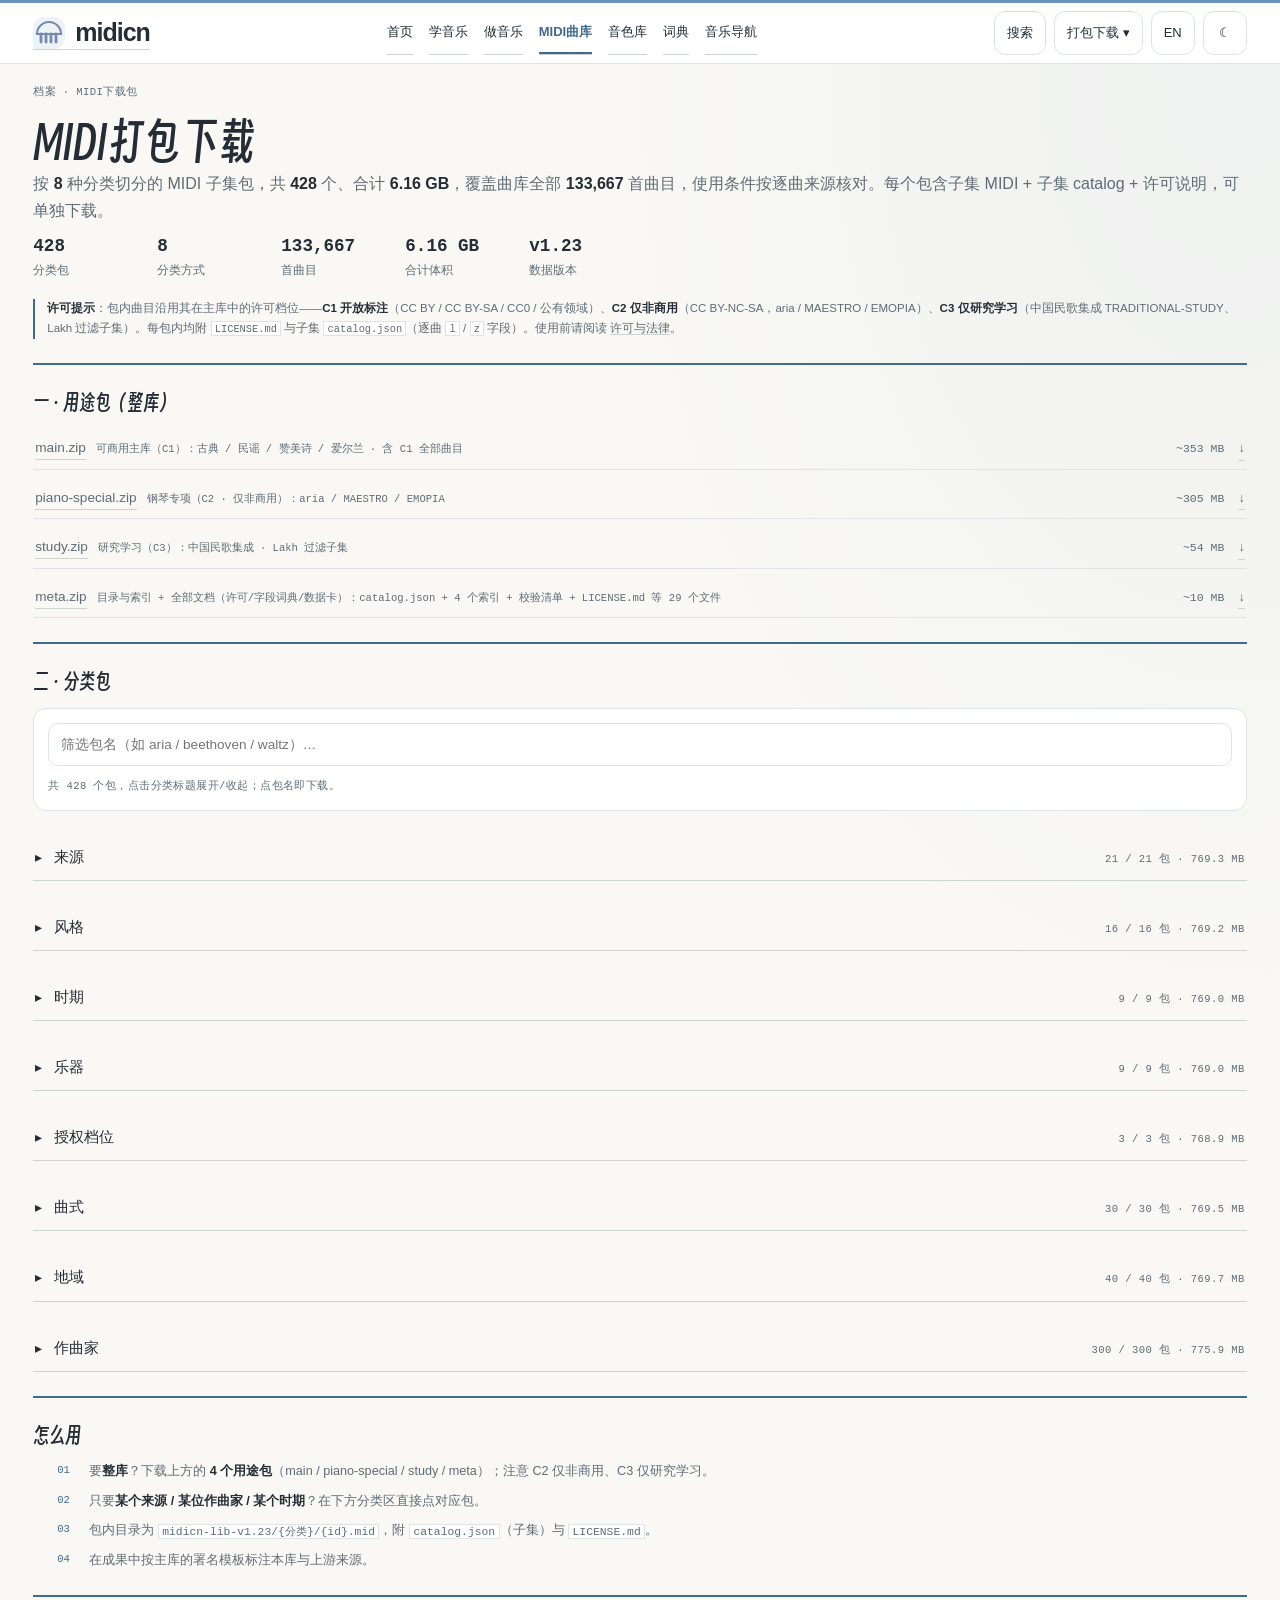
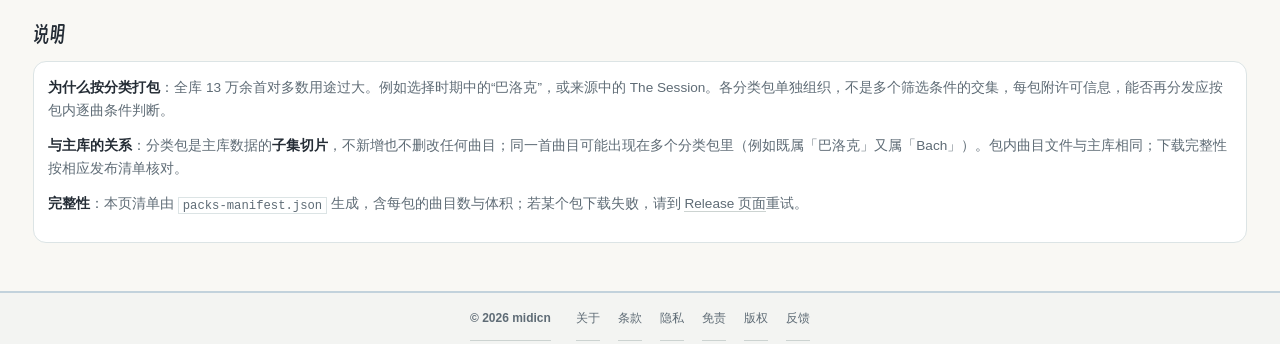
<file: index.html>
<!doctype html>
<html lang="zh-Hans" data-site="zip" data-lang="zh" data-design="v6" data-ui="clean" data-page="download" style="--site-accent:#6995bd;--site-text:#416a91">
<head><meta charset="utf-8"><meta name="viewport" content="width=device-width,initial-scale=1,viewport-fit=cover">
<title>MIDI打包下载 · 按用途与分类选择｜midicn</title><meta name="description" content="按来源、作曲家、时期、风格等选择MIDI下载包，核对包内曲目、文件和逐项使用条件。"><meta name="robots" content="index,follow,max-image-preview:large">
<link rel="canonical" href="https://zip.midicn.com/">
<meta property="og:title" content="MIDI打包下载 · 按用途与分类选择｜midicn"><meta property="og:description" content="按来源、作曲家、时期、风格等选择MIDI下载包，核对包内曲目、文件和逐项使用条件。"><meta property="og:type" content="website"><meta property="og:url" content="https://zip.midicn.com/"><meta property="og:site_name" content="midicn · 打包下载"><meta property="og:locale" content="zh_CN"><meta property="og:image" content="https://zip.midicn.com/assets/social/share.e4a487602b74.png"><meta name="twitter:card" content="summary_large_image">
<meta property="og:image:width" content="1200"><meta property="og:image:height" content="630"><meta property="og:image:alt" content="midicn · 打包下载"><meta name="twitter:title" content="MIDI打包下载 · 按用途与分类选择｜midicn"><meta name="twitter:description" content="按来源、作曲家、时期、风格等选择MIDI下载包，核对包内曲目、文件和逐项使用条件。"><meta name="twitter:image" content="https://zip.midicn.com/assets/social/share.e4a487602b74.png">
<link rel="alternate" type="text/plain" title="midicn discovery index" href="https://zip.midicn.com/llms.txt">
<meta name="theme-color" content="#6995bd"><link rel="manifest" href="manifest.json"><link rel="apple-touch-icon" href="assets/core/icons/icon-192.png"><link rel="icon" href="favicon.ico" sizes="16x16 32x32 48x48"><link rel="icon" href="favicon.svg" type="image/svg+xml" sizes="any">
<script>(()=>{try{const a=document.cookie.split(';').map(x=>x.trim()).filter(x=>x.startsWith('midicn-theme=')).pop();const v=a?a.split('=')[1]:localStorage.getItem('midicn-theme');if(v==='light'||v==='dark')document.documentElement.dataset.theme=v}catch{}})();</script><link rel="preload" as="font" type="font/woff2" href="assets/fonts/p.c93c035634.078877ec7039.woff2" crossorigin><style>@font-face{font-family:"Smiley Sans";src:url("assets/fonts/p.c93c035634.078877ec7039.woff2") format("woff2");font-display:swap}</style><link rel="stylesheet" href="assets/ui/base.5c5114daea61.css"><link rel="stylesheet" href="assets/ui/zip-index.702d8402fb73.css"><script type="application/ld+json">{"@context":"https://schema.org","@graph":[{"@type":"Organization","@id":"https://midicn.com/#organization","name":"midicn","alternateName":["MIDI音乐","MIDI Music","中国MIDI音乐"],"url":"https://midicn.com/","logo":{"@type":"ImageObject","url":"https://midicn.com/assets/core/icons/icon-512.png"}},{"@type":"WebSite","@id":"https://zip.midicn.com/#website","url":"https://zip.midicn.com/","name":"打包下载 · midicn","alternateName":["Packs","midicn · 打包下载"],"publisher":{"@id":"https://midicn.com/#organization"},"inLanguage":"zh-Hans"},{"@type":"WebPage","@id":"https://zip.midicn.com/#webpage","url":"https://zip.midicn.com/","name":"MIDI打包下载 · 按用途与分类选择｜midicn","description":"按来源、作曲家、时期、风格等选择MIDI下载包，核对包内曲目、文件和逐项使用条件。","inLanguage":"zh-Hans","isPartOf":{"@id":"https://zip.midicn.com/#website"},"publisher":{"@id":"https://midicn.com/#organization"}}]}</script></head>
<body><a class="skip-link" href="#main" data-zh="跳至正文" data-en="Skip to content">跳至正文</a>
<header class="site-header">
<a class="site-brand" href="https://midicn.com/" data-zh-href="https://midicn.com/" data-en-href="https://midicn.com/en/" data-zh-label="midicn" data-en-label="midicn" aria-label="midicn"><span class="jf-stack"><svg viewBox="0 0 32 32" width="32" height="32" class="jf jf-idle" aria-hidden="true"><path d="M4 17A12 12 0 0 1 28 17Z" fill="none" stroke="var(--accent)" stroke-width="2.1"/><path d="M8 17V25.0" stroke="var(--accent)" stroke-width="2.8" stroke-linecap="round" fill="none"/><path d="M13 17V25.0" stroke="var(--accent)" stroke-width="2.8" stroke-linecap="round" fill="none"/><path d="M18 17V25.0" stroke="var(--accent)" stroke-width="2.8" stroke-linecap="round" fill="none"/><path d="M23 17V25.0" stroke="var(--accent)" stroke-width="2.8" stroke-linecap="round" fill="none"/></svg></span><b data-zh="midicn" data-en="midicn">midicn</b></a>
<nav class="site-task-nav" data-zh-label="全站导航" data-en-label="Main navigation" aria-label="全站导航"><a href="https://midicn.com/" data-zh="首页" data-en="Home" data-zh-href="https://midicn.com/" data-en-href="https://midicn.com/en/">首页</a><a href="https://midicn.com/learn/" data-zh-href="https://midicn.com/learn/" data-en-href="https://midicn.com/en/learn/" data-zh="学音乐" data-en="Learn">学音乐</a><a href="https://midicn.com/make/" data-zh-href="https://midicn.com/make/" data-en-href="https://midicn.com/en/make/" data-zh="做音乐" data-en="Create">做音乐</a><a href="https://lib.midicn.com/" data-zh="MIDI曲库" data-en="MIDI" data-zh-href="https://lib.midicn.com/" data-en-href="https://lib.midicn.com/" aria-current="page">MIDI曲库</a><a href="https://sf.midicn.com/" data-zh="音色库" data-en="SoundFonts" data-zh-href="https://sf.midicn.com/" data-en-href="https://sf.midicn.com/">音色库</a><a href="https://gloss.midicn.com/" data-zh="词典" data-en="Glossary" data-zh-href="https://gloss.midicn.com/" data-en-href="https://gloss.midicn.com/en/">词典</a><a data-directory-group="directory" href="https://nav.midicn.com/" data-zh="音乐导航" data-en="Directory" data-zh-href="https://nav.midicn.com/" data-en-href="https://nav.midicn.com/">音乐导航</a></nav>
<div class="site-actions"><a class="site-search" href="https://midicn.com/search/" data-zh-href="https://midicn.com/search/" data-en-href="https://midicn.com/en/search/" data-zh="搜索" data-en="Search">搜索</a>
<div class="site-switcher"><button id="navmenu-btn" type="button" aria-expanded="false" aria-controls="navmenu-panel" data-zh="打包下载 ▾" data-en="Packs ▾" data-zh-label="切换分站" data-en-label="Choose a site" aria-label="切换分站">打包下载 ▾</button><nav id="navmenu-panel" class="site-menu" hidden aria-label="全部分站"><a href="https://midicn.com/" data-zh="首页" data-en="Home" data-zh-href="https://midicn.com/" data-en-href="https://midicn.com/en/"><span class="site-dot" style="--dot:#d9795c" aria-hidden="true"></span><span data-label>首页</span></a><a href="https://nav.midicn.com/" data-zh="音乐导航" data-en="Directory" data-zh-href="https://nav.midicn.com/" data-en-href="https://nav.midicn.com/"><span class="site-dot" style="--dot:#5caaa0" aria-hidden="true"></span><span data-label>音乐导航</span></a><a href="https://ai.midicn.com/" data-zh="AI做音乐" data-en="AI Music" data-zh-href="https://ai.midicn.com/" data-en-href="https://ai.midicn.com/en/"><span class="site-dot" style="--dot:#cb7993" aria-hidden="true"></span><span data-label>AI做音乐</span></a><a href="https://prod.midicn.com/" data-zh="音频" data-en="Audio" data-zh-href="https://prod.midicn.com/" data-en-href="https://prod.midicn.com/en/"><span class="site-dot" style="--dot:#61a9b2" aria-hidden="true"></span><span data-label>音频</span></a><a href="https://hist.midicn.com/" data-zh="音乐史" data-en="Music History" data-zh-href="https://hist.midicn.com/" data-en-href="https://hist.midicn.com/en/"><span class="site-dot" style="--dot:#c49a51" aria-hidden="true"></span><span data-label>音乐史</span></a><a href="https://theo.midicn.com/" data-zh="乐理" data-en="Theory" data-zh-href="https://theo.midicn.com/" data-en-href="https://theo.midicn.com/en/"><span class="site-dot" style="--dot:#9381c6" aria-hidden="true"></span><span data-label>乐理</span></a><a href="https://inst.midicn.com/" data-zh="乐器" data-en="Instruments" data-zh-href="https://inst.midicn.com/" data-en-href="https://inst.midicn.com/en/"><span class="site-dot" style="--dot:#7b9d68" aria-hidden="true"></span><span data-label>乐器</span></a><a href="https://gloss.midicn.com/" data-zh="词典" data-en="Dictionary" data-zh-href="https://gloss.midicn.com/" data-en-href="https://gloss.midicn.com/en/"><span class="site-dot" style="--dot:#a484ae" aria-hidden="true"></span><span data-label>词典</span></a><a href="https://lib.midicn.com/" data-zh="MIDI曲库" data-en="MIDI Library" data-zh-href="https://lib.midicn.com/" data-en-href="https://lib.midicn.com/"><span class="site-dot" style="--dot:#c28a55" aria-hidden="true"></span><span data-label>MIDI曲库</span></a><a href="https://midi.midicn.com/" data-zh="MIDI下载" data-en="MIDI Downloads" data-zh-href="https://midi.midicn.com/" data-en-href="https://midi.midicn.com/"><span class="site-dot" style="--dot:#5ca69c" aria-hidden="true"></span><span data-label>MIDI下载</span></a><a href="https://zip.midicn.com/" data-zh="打包下载" data-en="Packs" data-zh-href="https://zip.midicn.com/" data-en-href="https://zip.midicn.com/" aria-current="page"><span class="site-dot" style="--dot:#6995bd" aria-hidden="true"></span><span data-label>打包下载</span></a><a href="https://sf.midicn.com/" data-zh="音色库" data-en="SoundFonts" data-zh-href="https://sf.midicn.com/" data-en-href="https://sf.midicn.com/"><span class="site-dot" style="--dot:#818aca" aria-hidden="true"></span><span data-label>音色库</span></a></nav></div>
<button id="lang" type="button" data-zh-label="切换语言" data-en-label="Switch language" aria-label="切换语言">EN</button><button id="theme" type="button" aria-label="切换明暗">☾</button></div></header><main id="main" class="doc wide" tabindex="-1">
  <p class="meta" data-zh="档案 · MIDI下载包" data-en="ARCHIVE · MIDI PACKS">档案 · MIDI下载包</p>
  <h1 data-zh="MIDI打包下载" data-en="MIDI pack downloads">MIDI打包下载</h1>
  <p class="lede" id="lede"></p>
  <div class="stat" id="stat"></div>

  <div class="note" id="tierNote"></div>

  <!-- 用途包（4 个）：整库按用途打包，入口也在本站（用户决定：包入口统一归 zip 站） -->
  <div class="stitle"><h2 data-zh="一 · 用途包（整库）" data-en="1 · Usage packs (whole library)">一 · 用途包（整库）</h2></div>
  <ul class="plist" id="usagePacks"></ul>

  <div class="stitle"><h2 data-zh="二 · 分类包" data-en="2 · Category packs">二 · 分类包</h2></div>

  <div class="panel filterbox" style="margin:var(--s3) 0 var(--s5)">
    <div class="panel-bd">
      <input id="q" type="search" autocomplete="off"
             data-ph-zh="筛选包名（如 aria / beethoven / waltz）…"
             data-ph-en="Filter pack names (e.g. aria / beethoven / waltz)…"
             placeholder="筛选包名…">
      <p class="meta" id="hint" style="margin:var(--s3) 0 0"></p>
    </div>
  </div>

  <div id="dims"></div>

  <div class="stitle"><h2 data-zh="怎么用" data-en="How to use">怎么用</h2></div>
  <ol class="steps" id="steps"></ol>

  <div class="stitle"><h2 data-zh="说明" data-en="Notes">说明</h2></div>
  <div class="panel"><div class="panel-bd" id="about"></div></div>
</main><p id="midicn-status" role="status" aria-live="polite"></p>
<nav class="site-bottom-nav" aria-label="Mobile navigation"><a href="https://midicn.com/" data-zh="首页" data-en="Home" data-zh-href="https://midicn.com/" data-en-href="https://midicn.com/en/">首页</a><a href="https://midicn.com/learn/" data-zh-href="https://midicn.com/learn/" data-en-href="https://midicn.com/en/learn/" data-zh="学习" data-en="Learn">学习</a><a href="https://midicn.com/make/" data-zh-href="https://midicn.com/make/" data-en-href="https://midicn.com/en/make/" data-zh="制作" data-en="Make">制作</a><a href="https://lib.midicn.com/" data-zh="MIDI库" data-en="MIDI" data-zh-href="https://lib.midicn.com/" data-en-href="https://lib.midicn.com/" aria-current="page">MIDI库</a><a href="https://sf.midicn.com/" data-zh="音色库" data-en="Sounds" data-zh-href="https://sf.midicn.com/" data-en-href="https://sf.midicn.com/">音色库</a><a href="https://nav.midicn.com/" data-zh="导航" data-en="Nav" data-zh-href="https://nav.midicn.com/" data-en-href="https://nav.midicn.com/">导航</a></nav><footer class="site-footer"><div class="footer-ad" data-footer-ad hidden><span class="footer-ad-label" data-zh="广告" data-en="Advertisement">广告</span>
<ins class="adsbygoogle" style="display:block" data-ad-client="ca-pub-0088997035636558" data-ad-slot="1813332933" data-ad-format="auto" data-full-width-responsive="true"></ins></div><div class="footer-line" data-locale="zh"><a class="footer-brand" href="https://midicn.com/">© 2026 midicn</a><nav aria-label="法律声明"><a class="footer-secondary" href="https://midicn.com/about/">关于</a><a href="https://midicn.com/legal/data/terms/">条款</a><a href="https://midicn.com/legal/privacy/">隐私</a><a href="https://midicn.com/legal/data/disclaimer/">免责</a><a href="https://midicn.com/legal/data/copyright/">版权</a><a class="footer-feedback" data-feedback href="https://github.com/midicn/midi-library/issues" rel="noopener">反馈</a></nav></div><div class="footer-line" data-locale="en" hidden><a class="footer-brand" href="https://midicn.com/en/">© 2026 midicn</a><nav aria-label="Legal"><a class="footer-secondary" href="https://midicn.com/en/about/">About</a><a href="https://midicn.com/en/legal/data/terms/">Terms</a><a href="https://midicn.com/en/legal/privacy/">Privacy</a><a href="https://midicn.com/en/legal/data/disclaimer/">Notice</a><a href="https://midicn.com/en/legal/data/copyright/">Rights</a><a class="footer-feedback" data-feedback href="https://github.com/midicn/midi-library/issues" rel="noopener">Feedback</a></nav></div><div class="page-metadata" hidden aria-hidden="true"><p id="footNote"></p><p id="footLic"></p><p id="footLegal"></p></div><noscript><nav class="no-script-sites" aria-label="All sites"><a href="https://nav.midicn.com/" data-zh="音乐导航" data-en="Directory" data-zh-href="https://nav.midicn.com/" data-en-href="https://nav.midicn.com/">音乐导航</a><a href="https://lib.midicn.com/" data-zh="MIDI曲库" data-en="MIDI Library" data-zh-href="https://lib.midicn.com/" data-en-href="https://lib.midicn.com/">MIDI曲库</a><a href="https://midi.midicn.com/" data-zh="MIDI下载" data-en="MIDI Downloads" data-zh-href="https://midi.midicn.com/" data-en-href="https://midi.midicn.com/">MIDI下载</a><a href="https://zip.midicn.com/" data-zh="打包下载" data-en="Packs" data-zh-href="https://zip.midicn.com/" data-en-href="https://zip.midicn.com/">打包下载</a><a href="https://sf.midicn.com/" data-zh="音色库" data-en="SoundFonts" data-zh-href="https://sf.midicn.com/" data-en-href="https://sf.midicn.com/">音色库</a><a href="https://midicn.com/" data-zh="首页" data-en="Home" data-zh-href="https://midicn.com/" data-en-href="https://midicn.com/en/">首页</a><a href="https://gloss.midicn.com/" data-zh="词典" data-en="Dictionary" data-zh-href="https://gloss.midicn.com/" data-en-href="https://gloss.midicn.com/en/">词典</a><a href="https://hist.midicn.com/" data-zh="音乐史" data-en="Music History" data-zh-href="https://hist.midicn.com/" data-en-href="https://hist.midicn.com/en/">音乐史</a><a href="https://theo.midicn.com/" data-zh="乐理" data-en="Theory" data-zh-href="https://theo.midicn.com/" data-en-href="https://theo.midicn.com/en/">乐理</a><a href="https://inst.midicn.com/" data-zh="乐器" data-en="Instruments" data-zh-href="https://inst.midicn.com/" data-en-href="https://inst.midicn.com/en/">乐器</a><a href="https://prod.midicn.com/" data-zh="音频" data-en="Audio" data-zh-href="https://prod.midicn.com/" data-en-href="https://prod.midicn.com/en/">音频</a><a href="https://ai.midicn.com/" data-zh="AI做音乐" data-en="AI Music" data-zh-href="https://ai.midicn.com/" data-en-href="https://ai.midicn.com/en/">AI做音乐</a></nav></noscript></footer>
<script type="application/json" id="midicn-config">{"site":"zip","core":"1.8.1","locale":"zh","localeMode":"inline","serviceWorker":"sw.js","midiLocator":"data/midi-locator.json","midiOrigins":["https://midi.midicn.com","https://zip.midicn.com","https://lib.midicn.com"],"advertising":{"enabled":true,"client":"ca-pub-0088997035636558","slot":"1813332933","host":"zip.midicn.com"}}</script><script defer src="assets/ui/runtime.8b77506dbcb6.js"></script><script defer src="assets/ui/zip-index.22cb53cfe01f.js"></script></body></html>
</file>
<file: assets/ui/base.5c5114daea61.css>
@layer reset,tokens,base,components,layouts,utilities;@layer base{:root{color-scheme:light dark;--ink:#0B0B0C;--ink:light-dark(#F7F4EE,#0B0B0C);--ink-2:#111113;--ink-2:light-dark(#FFFFFF,#111113);--ink-3:#17171A;--ink-3:light-dark(#F1EDE5,#17171A);--ink-4:#0E0E10;--ink-4:light-dark(#FAF8F4,#0E0E10);--rule:#242427;--rule:light-dark(#D9D3C7,#242427);--rule-2:#343439;--rule-2:light-dark(#BDB5A5,#343439);--paper:#F2EEE6;--paper:light-dark(#16161A,#F2EEE6);--paper-2:#A9A49B;--paper-2:light-dark(#5A564E,#A9A49B);--paper-3:#6E6A64;--paper-3:light-dark(#6E6A64,#807B72);--vermilion:#CE4A32;--vermilion:light-dark(#A93A24,#CE4A32);--gold:#C9A227;--gold:light-dark(#8A6F10,#C9A227);--jade:#5E9E7E;--jade:light-dark(#2F6B50,#5E9E7E);--slate:#7A8AA3;--slate:light-dark(#4C5A70,#7A8AA3);--ok:light-dark(#1B7A4C,#58D48A);--study:light-dark(#1F5FA8,#5A9BD8);--doubt:light-dark(#9A6213,#E8A33D);--warn:light-dark(#C0452A,#FF7A5C);--stop:light-dark(#B32E2E,#E45A5A);--vermilion-soft:rgba(206,74,50,.14);--vermilion-soft:light-dark(rgba(169,58,36,.1),rgba(206,74,50,.14));--vermilion-line:rgba(206,74,50,.45);--vermilion-line:light-dark(rgba(169,58,36,.4),rgba(206,74,50,.45));--gold-soft:rgba(201,162,39,.14);--gold-soft:light-dark(rgba(138,111,16,.1),rgba(201,162,39,.14));--jade-soft:rgba(94,158,126,.14);--jade-soft:light-dark(rgba(47,107,80,.1),rgba(94,158,126,.14));--accent-h:18;--accent-c:.16;--accent:oklch(.58 var(--accent-c) var(--accent-h));--accent:light-dark(oklch(.58 var(--accent-c,.16) var(--accent-h)),oklch(.8 var(--accent-c,.15) var(--accent-h)));--accent-soft:oklch(.58 var(--accent-c,.16) var(--accent-h) / .14);--accent-soft:light-dark(oklch(.58 var(--accent-c,.16) var(--accent-h) / .12),oklch(.8 var(--accent-c,.15) var(--accent-h) / .16));--on-accent:light-dark(#FFF8F4,#1A0A06);--n0:light-dark(#FBF8F1,#08080B);--n1:light-dark(#FFFFFF,#12121A);--n2:light-dark(#F4F0E6,#1A1A25);--n3:light-dark(#E4DECF,#242432);--n4:light-dark(#CFC7B2,#32323F);--n5:light-dark(#B3AA93,#4A4A5A);--n6:light-dark(#8F8875,#6C6C80);--n7:light-dark(#6E6857,#8E8EA3);--n8:light-dark(#524D3F,#B4B4C6);--n9:light-dark(#38342A,#D6D6E2);--n10:light-dark(#211E17,#EFEFE8);--n11:light-dark(#12100B,#F7F6F1);--serif:"Songti SC","Source Han Serif SC","Noto Serif SC",Georgia,"Times New Roman",serif;--sans:-apple-system,BlinkMacSystemFont,"Segoe UI","PingFang SC","Hiragino Sans GB","Microsoft YaHei",Roboto,sans-serif;--mono:ui-monospace,SFMono-Regular,"SF Mono",Menlo,Consolas,monospace;--fs-10:clamp(10px,.62rem,11px);--fs-11:clamp(10.5px,.66rem,11.5px);--fs-12:clamp(11.5px,.72rem,12.5px);--fs-13:clamp(12.5px,.79rem,13.5px);--fs-14:clamp(13.5px,.85rem,14.5px);--fs-16:clamp(15px,.95rem,16.5px);--fs-20:clamp(17px,1.1rem,20px);--fs-26:clamp(20px,1.6vw,26px);--fs-34:clamp(24px,2.6vw,34px);--fs-38:clamp(28px,3.2vw,38px);--fs-46:clamp(28px,4vw,46px);--lh-tight:1.2;--lh-body:1.68;--s1:4px;--s2:8px;--s3:12px;--s4:16px;--s5:24px;--s6:32px;--s7:48px;--s8:64px;--r-1:8px;--r-2:16px;--r-3:26px;--r-full:999px;--r:var(--r-1);--r-lg:var(--r-2);--shadow-1:0 1px 0 light-dark(rgba(90,70,30,.1),rgba(0,0,0,.35)),0 10px 24px -16px oklch(.6 .1 var(--accent-h) / .45);--shadow-2:0 2px 0 light-dark(rgba(90,70,30,.08),rgba(0,0,0,.3)),0 20px 44px -22px oklch(.6 .12 var(--accent-h) / .55);--wrap:min(92vw,1560px);--wrap-wide:var(--wrap);--wrap-read:var(--wrap);--gutter:clamp(var(--s4),2.5vw,var(--s6));--z-hdr:20;--z-play:30;--z-pop:40;--hdr:56px;--play:68px;--tap:44px;--sa-t:env(safe-area-inset-top,0px);--sa-b:env(safe-area-inset-bottom,0px);--sa-l:env(safe-area-inset-left,0px);--sa-r:env(safe-area-inset-right,0px);--t:.15s linear}:root[data-theme=light]{color-scheme:light}:root[data-theme=dark]{color-scheme:dark}@media(prefers-reduced-motion:reduce){:root{--t:.01s}}.jf-t1{stroke:var(--jf-1)}.jf-t2{stroke:var(--jf-2)}.jf-t3{stroke:var(--jf-3)}.jf-t4{stroke:var(--jf-4)}.jf-w1{stroke:var(--jf-1)}.jf-w4{stroke:var(--jf-4)}.jf-dome{fill:var(--jf-dome)}.jf-dome-n{fill:color-mix(in oklab,var(--jf-dome) 22%,var(--n6))}.jf-dome-d{fill:color-mix(in oklab,var(--jf-dome) 12%,var(--n4))}.jf-mute{stroke:color-mix(in oklab,var(--jf-dome) 45%,var(--n6))}.jf-n{stroke:var(--n6)}.jf-n4{stroke:var(--n4)}.jf-doubt{stroke:var(--doubt)}.jf-dim{stroke:var(--jf-dome);stroke-opacity:.55}.jf-stack{display:inline-flex;position:relative;line-height:0;flex:none}.jf-stack .jf{display:none}.jf-stack .jf-idle{display:block}.jf-stack .jf-playing,.jf-stack .jf-loading,.jf-stack .jf-done,.jf-stack .jf-hint{position:absolute;top:0;left:0}:root[data-jf=playing] .jf-stack .jf-idle{visibility:hidden}:root[data-jf=playing] .jf-stack .jf-playing{display:block}:root[data-jf=loading] .jf-stack .jf-idle{visibility:hidden}:root[data-jf=loading] .jf-stack .jf-loading{display:block}:root[data-jf=hint] .jf-stack .jf-idle{visibility:hidden}:root[data-jf=hint] .jf-stack .jf-hint{display:block}:root[data-jf=done] .jf-stack .jf-idle{visibility:hidden}:root[data-jf=done] .jf-stack .jf-done{display:block}@media(prefers-reduced-motion:no-preference){:root[data-jf=playing] .jf-stack .jf-playing path:nth-of-type(odd){animation:jf-swim 1.6s ease-in-out infinite alternate}@keyframes jf-swim{0%{transform:translateY(-.6px)}to{transform:translateY(.6px)}}}*{box-sizing:border-box;margin:0;padding:0}html{-webkit-text-size-adjust:100%;scroll-behavior:smooth}body{background:var(--ink);color:var(--paper);font-family:var(--sans);font-size:var(--fs-14);line-height:var(--lh-body);-webkit-font-smoothing:antialiased;overflow-x:visible}a{color:inherit;text-decoration:none;border-bottom:1px solid var(--rule-2);transition:border-color var(--t),color var(--t)}a:hover{border-bottom-color:var(--vermilion);color:var(--vermilion)}button,input,select{font:inherit;color:inherit}button{background:none;border:0;cursor:pointer}:focus-visible{outline:2px solid var(--vermilion);outline-offset:2px}img,svg{display:block;max-width:100%}::selection{background:var(--vermilion);color:#fff}code,kbd{font-family:var(--mono);font-size:.9em;background:var(--ink-4);border:1px solid var(--rule);padding:.05em .3em}pre{background:var(--ink-4);border:1px solid var(--rule);padding:var(--s4);overflow-x:auto;font-family:var(--mono);font-size:var(--fs-12);line-height:1.8;margin:var(--s3) 0 var(--s5)}pre code{background:none;border:0;padding:0}h1,h2,h3{font-family:var(--serif);font-weight:600;letter-spacing:.01em;line-height:var(--lh-tight)}h1{font-size:var(--fs-34)}h2{font-size:var(--fs-26)}h3{font-size:var(--fs-16);font-family:var(--sans);font-weight:650;letter-spacing:0}p{color:var(--paper-2);margin-bottom:var(--s3)}strong,b{color:var(--paper);font-weight:650}.lede{font-family:var(--serif);font-size:var(--fs-16);line-height:1.78;color:var(--paper);max-width:100%}.lede em{font-style:normal;color:var(--vermilion)}.meta{font-family:var(--mono);font-size:var(--fs-11);color:var(--paper-3);letter-spacing:.04em}.num{font-family:var(--mono);font-variant-numeric:tabular-nums}.stitle{display:flex;align-items:baseline;gap:var(--s3);flex-wrap:wrap;padding-top:var(--s2);border-top:2px solid var(--vermilion);margin:var(--s5) 0 var(--s3)}.stitle h2{margin:0}.stitle .spacer{margin-left:auto}h1,h2,h3,p,.lede{text-wrap:wrap}.lede{max-width:100%}.nav a,.btn,.axis,.langbtn,.dlchip,.dlmore,.tag,.lic{white-space:nowrap}.nav{flex-wrap:wrap;row-gap:var(--s2)}@media(max-width:1023px){.hbar{flex-wrap:wrap;height:auto;min-height:52px;padding-top:var(--s2);padding-bottom:var(--s2);row-gap:var(--s2)}.nav{margin-left:0;width:100%;order:9;gap:var(--s4)}}.wrap{width:100%;max-width:var(--wrap);margin:0 auto;padding:0 var(--gutter)}.wrap-read{max-width:var(--wrap-read)}body>header{position:sticky;top:0;z-index:var(--z-hdr);background:var(--ink);border-bottom:1px solid var(--rule)}.hbar{max-width:var(--wrap);margin:0 auto;height:var(--hdr);padding:0 var(--gutter);display:flex;align-items:center;gap:var(--s5)}.brand{display:flex;align-items:center;gap:var(--s2);border:0;flex:none}.brand svg{width:22px;height:22px;flex:none}.brand .jf-404 svg{width:32px;height:32px}.brand b{font-family:var(--serif);font-size:var(--fs-16);font-weight:600}.brand i{font-family:var(--mono);font-size:var(--fs-11);font-style:normal;color:var(--paper-3);margin-left:2px}.nav{display:flex;gap:var(--s5);font-size:var(--fs-13);margin-left:auto;flex-wrap:wrap}.nav a{border-bottom:1px solid transparent;padding-bottom:2px;color:var(--paper-2)}.nav a:hover{color:var(--paper);border-bottom-color:var(--rule-2)}.nav a.on{color:var(--paper);border-bottom-color:var(--vermilion)}.iconbtn{width:34px;height:34px;border:1px solid var(--rule);color:var(--paper-2);display:grid;place-items:center;transition:var(--t);flex:none}.iconbtn:hover{border-color:var(--vermilion);color:var(--vermilion)}.iconbtn svg{width:15px;height:15px;fill:currentColor}.langbtn{width:auto;padding:0 var(--s3);font-family:var(--mono);font-size:var(--fs-11)}#theme svg{fill:none;stroke:currentColor}#theme .i-sun{display:none}#theme .i-moon{display:block}@media(prefers-color-scheme:dark){:root:not([data-theme=light]) #theme .i-sun{display:block}:root:not([data-theme=light]) #theme .i-moon{display:none}}:root[data-theme=dark] #theme .i-sun{display:block}:root[data-theme=dark] #theme .i-moon{display:none}:root[data-theme=light] #theme .i-sun{display:none}:root[data-theme=light] #theme .i-moon{display:block}.kb-tabicons{position:absolute;width:0;height:0;overflow:hidden}.panel{border:1px solid var(--rule);background:var(--ink-2)}.panel-hd{display:flex;align-items:center;gap:var(--s3);padding:var(--s3) var(--s4);border-bottom:1px solid var(--rule);font-family:var(--serif);font-size:var(--fs-14)}.panel-bd{padding:var(--s3) var(--s4)}.tile{border:1px solid var(--rule);background:var(--ink-2);padding:var(--s3);transition:border-color var(--t),background var(--t);display:block}.tile:hover{border-color:var(--rule-2);background:var(--ink-3);border-bottom-color:var(--rule-2)}.tile.is-on{border-color:var(--vermilion);background:var(--vermilion-soft)}.dl{display:grid;grid-template-columns:auto minmax(0,1fr);gap:var(--s2) var(--s4);font-size:var(--fs-13)}.dl dt{color:var(--paper-3);white-space:nowrap;font-family:var(--mono);font-size:var(--fs-11);padding-top:2px}.dl dd{margin:0;color:var(--paper);word-break:break-word}table{width:100%;border-collapse:collapse;font-size:var(--fs-13)}th,td{text-align:left;padding:var(--s3);border-bottom:1px solid var(--rule);vertical-align:top}th{font-family:var(--mono);font-size:var(--fs-11);color:var(--paper-3);letter-spacing:.06em;font-weight:500;border-bottom-color:var(--rule-2);white-space:nowrap}td b{font-weight:600}.tw{width:100%;overflow-x:auto;-webkit-overflow-scrolling:touch}.lic{display:inline-flex;align-items:center;gap:var(--s2);font-family:var(--mono);font-size:var(--fs-11);white-space:nowrap;border:1px solid currentColor;padding:1px var(--s2);color:var(--paper-3)}.lic:before{content:"";width:6px;height:6px;background:currentColor;flex:none}.lic.c1{color:var(--jade)}.lic.c2{color:var(--gold)}.lic.c3{color:var(--slate)}.lic.no{color:var(--vermilion)}.lic.plain{border-color:var(--rule);color:var(--paper-3)}.btn{display:inline-flex;align-items:center;justify-content:center;gap:var(--s2);min-height:44px;padding:0 var(--s4);border:1px solid var(--rule-2);background:none;color:var(--paper);font-size:var(--fs-13);transition:var(--t)}.btn:hover{border-color:var(--vermilion);color:var(--vermilion)}.btn.primary{background:var(--vermilion);border-color:var(--vermilion);color:#fff}.btn.primary:hover{filter:brightness(1.08);color:#fff}.btn.ghost{border-color:transparent;color:var(--paper-2);padding:0 var(--s3)}.btn.ghost:hover{border-color:var(--rule);color:var(--paper)}.btn svg{width:14px;height:14px;fill:currentColor}.sig{display:flex;align-items:flex-end;gap:1px;height:24px}.sig i{flex:1;background:var(--rule-2);transition:background var(--t)}.tile:hover .sig i{background:var(--vermilion)}footer{margin-top:var(--s6);border-top:1px solid var(--rule);padding:var(--s4) 0 calc(var(--s4) + var(--sa-b))}.fnote{margin-top:var(--s6);padding-top:var(--s4);border-top:1px solid var(--rule);font-size:var(--fs-11);color:var(--paper-3);line-height:1.9}.fbar{display:flex;align-items:center;gap:var(--s2) var(--s4);flex-wrap:wrap;font-size:var(--fs-12);color:var(--paper-3)}.fbar b{font-family:var(--serif);font-size:var(--fs-13);color:var(--paper);font-weight:600}.fnav{display:flex;gap:var(--s3) var(--s4);flex-wrap:wrap}.fnav a{font-size:var(--fs-12);color:var(--paper-2);border-bottom:0}.fnav a:hover{color:var(--vermilion)}.flic{margin-left:auto;font-family:var(--mono);font-size:var(--fs-11);color:var(--paper-3)}.fnote{margin-top:var(--s3);padding-top:var(--s3);border-top:1px solid var(--rule);display:flex;gap:var(--s2) var(--s5);flex-wrap:wrap;justify-content:space-between;font-family:var(--mono);font-size:var(--fs-11);color:var(--paper-3)}.fnote a{color:var(--paper-3);border-bottom:0}.fnote a:hover{color:var(--vermilion)}.pkgs{display:grid;grid-template-columns:repeat(auto-fill,minmax(268px,1fr));gap:var(--s3)}.pkg{border:1px solid var(--rule);background:var(--ink-2);padding:var(--s4);display:flex;flex-direction:column;gap:var(--s2)}.pkg:hover{border-color:var(--rule-2)}.pkg .pn{font-family:var(--serif);font-size:var(--fs-16)}.pkg .pm{font-family:var(--mono);font-size:var(--fs-11);color:var(--paper-3)}.pkg .pd{font-size:var(--fs-12);color:var(--paper-2);line-height:1.7;flex:1}.pkg .dlbtn{align-self:flex-start;min-height:34px;padding:0 var(--s3);background:var(--vermilion);color:#fff;display:inline-flex;align-items:center;gap:var(--s2);font-size:var(--fs-12);border:0}.pkg .dlbtn:hover{filter:brightness(1.08);color:#fff}.pkg .dlbtn svg{width:13px;height:13px;fill:currentColor}.steps{counter-reset:s;list-style:none}.steps li{counter-increment:s;position:relative;padding-left:var(--s6);margin-bottom:var(--s3);font-size:var(--fs-13);color:var(--paper-2)}.steps li:before{content:counter(s,decimal-leading-zero);position:absolute;left:0;top:.1em;font-family:var(--mono);font-size:var(--fs-11);color:var(--vermilion)}.note{font-size:var(--fs-12);color:var(--paper-3);border-left:2px solid var(--vermilion);padding-left:var(--s3);margin:var(--s3) 0}main.doc.wide{max-width:var(--wrap)}main.doc{width:100%;max-width:var(--wrap);margin:0 auto;padding:var(--s5) var(--gutter) var(--s6)}main.doc h2{margin-top:var(--s4)}main.doc h3{margin-top:var(--s3)}main.doc ul,main.doc ol{margin:var(--s2) 0 var(--s3) var(--s5);color:var(--paper-2)}main.doc li{margin-bottom:var(--s2)}@media(max-width:640px){.hbar{height:52px;gap:var(--s3)}.nav{gap:var(--s3);font-size:var(--fs-12)}.hbar>.brand{min-height:44px}.hbar .kb-lang,.hbar .iconbtn{min-width:44px;min-height:44px}.hbar .kb-lang{display:inline-flex;align-items:center;justify-content:center}h1{font-size:var(--fs-26)}.pkgs{grid-template-columns:1fr}table{font-size:var(--fs-12)}th,td{padding:var(--s2)}}.morebtn{display:inline-flex;align-items:center;justify-content:center;gap:var(--s2);min-height:44px;padding:var(--s2) var(--s5);border:1px solid var(--rule-2);background:none;color:var(--paper);font-size:var(--fs-13);transition:var(--t);max-width:100%;white-space:normal;text-align:center;line-height:1.4}.morebtn:hover{border-color:var(--vermilion);color:var(--vermilion)}@media(max-width:640px){.morebtn{width:100%}}.morewrap{display:flex;justify-content:center;margin:var(--s5) 0}}@layer components{.kb-switch{display:flex;flex-wrap:wrap;gap:2px 4px;align-items:center;margin:0;padding:0;list-style:none;min-width:0}.kb-switch a{display:inline-block;padding:.28em .52em;font-size:var(--fs-12);line-height:1.35;border-radius:2px;text-decoration:none;white-space:nowrap;opacity:.62;transition:opacity .15s,background-color .15s}.kb-switch a:hover{opacity:1;background:color-mix(in srgb,currentColor 12%,transparent)}.kb-switch a[aria-current=page]{opacity:1;font-weight:500;box-shadow:inset 0 -2px 0 var(--accent, currentColor)}.kb-switch .kb-switch-sep{opacity:.22;padding:0 .15em;user-select:none}@media(max-width:1023px){.kb-switch{flex:1 1 100%;order:9;padding-top:var(--s1)}.kb-lang{margin-left:auto}}@media(max-width:640px){.kb-switch{gap:1px 2px}.kb-switch a{font-size:var(--fs-11);padding:.24em .38em;letter-spacing:0}.kb-switch .kb-switch-sep{padding:0 .05em}}.kb-lang{flex:0 0 auto;margin-left:var(--s3);padding:.26em .62em;font-size:var(--fs-12);line-height:1.4;border:1px solid var(--rule-2);border-radius:var(--r);text-decoration:none;opacity:.8;white-space:nowrap;transition:border-color var(--t),opacity var(--t)}.kb-lang:hover{border-color:var(--accent);opacity:1;text-decoration:none}.kb-suffix{opacity:.6;font-weight:400}.kb-suffix:before{content:"\b7";margin:0 .38em;opacity:.5}:root{--jf-1:#FF7C9E;--jf-2:#FF8B6E;--jf-3:#FFAE55;--jf-4:#FFD24E;--jf-dome:#FF8B6E }:root[data-site=home]{--jf-1:light-dark(#F34875,#FF7C9E);--jf-2:light-dark(#F1522B,#FF8B6E);--jf-3:light-dark(#CD710D,#FFAE55);--jf-4:light-dark(#AB830B,#FFD24E);--jf-dome:light-dark(#F1522B,#FF8B6E) }:root[data-site=hist]{--jf-1:light-dark(#B87D0C,#FFC24E);--jf-2:light-dark(#A2861C,#EBCB4E);--jf-3:light-dark(#7C912B,#BBD754);--jf-4:light-dark(#58982D,#8FD95E);--jf-dome:light-dark(#A2861C,#EBCB4E) }:root[data-site=theo]{--jf-1:light-dark(#494AF3,#8B8CFF);--jf-2:light-dark(#2B8CE3,#6FB6F5);--jf-3:light-dark(#2B8CE3,#6FB6F5);--jf-4:light-dark(#494AF3,#8B8CFF);--jf-dome:light-dark(#496FF3,#7E9BFF) }:root[data-site=inst]{--jf-1:light-dark(#69962B,#A6DB5E);--jf-2:light-dark(#319C4F,#6BD98A);--jf-3:light-dark(#29997D,#46D9B4);--jf-4:light-dark(#2996A0,#4CD0DC);--jf-dome:light-dark(#319C4F,#6BD98A) }:root[data-site=prod]{--jf-1:light-dark(#2A9A73,#4ED9A8);--jf-2:light-dark(#2796A6,#4CCDE0);--jf-3:light-dark(#338CE0,#5AA8F0);--jf-4:light-dark(#4960F3,#7A8CFF);--jf-dome:light-dark(#2796A6,#4CCDE0) }:root[data-site=gloss]{--jf-1:light-dark(#7E55E7,#9D7BF5);--jf-2:light-dark(#A05CE0,#B579EE);--jf-3:light-dark(#B762DB,#C778E8);--jf-4:light-dark(#D05AC8,#E074D8);--jf-dome:light-dark(#B762DB,#C778E8) }:root[data-site=ai]{--jf-1:light-dark(#DF51B5,#EE6FC8);--jf-2:light-dark(#F34489,#FF6FA8);--jf-3:light-dark(#F34949,#FF7C7C);--jf-4:light-dark(#DB680E,#FFA45C);--jf-dome:light-dark(#F34489,#FF6FA8) }:root[data-site=lib],:root[data-site=mid],:root[data-site=zip],:root[data-site=sf]{--jf-1:light-dark(#748AAE,#7C93B8);--jf-2:light-dark(#748AAE,#7C93B8);--jf-3:light-dark(#748AAE,#7C93B8);--jf-4:light-dark(#748AAE,#7C93B8);--jf-dome:light-dark(#748AAE,#7C93B8) }:root[data-site]{--accent:var(--jf-dome) }.kb-crumbs{display:flex;flex-wrap:wrap;align-items:center;gap:.3em;font-size:var(--fs-12);opacity:.7;margin:0 0 1.1rem}.kb-crumbs a{text-decoration:none;opacity:.85}.kb-crumbs a:hover{opacity:1;text-decoration:underline}.kb-crumbs .sep{opacity:.35}@media(min-width:1920px){:root{--wrap:min(92vw,1840px) }}@media(min-width:2560px){:root{--wrap:min(88vw,2120px) }}@supports (padding: max(0px)){.hbar{padding-top:var(--sa-t);padding-left:max(var(--gutter),var(--sa-l));padding-right:max(var(--gutter),var(--sa-r))}main.doc{padding-left:max(var(--gutter),var(--sa-l));padding-right:max(var(--gutter),var(--sa-r))}.footwrap{padding-left:max(var(--gutter),var(--sa-l));padding-right:max(var(--gutter),var(--sa-r));padding-bottom:calc(var(--s4) + var(--sa-b) + env(safe-area-inset-bottom,0px))}}header{transition:transform .22s ease}header.is-hidden{transform:translateY(-100%)}@media(min-width:1024px){header.is-hidden{transform:none}}@media(prefers-reduced-motion:reduce){header{transition:none}}a,button,summary,[role=button]{-webkit-tap-highlight-color:transparent;touch-action:manipulation}.kb-switch a:active{opacity:1;background:color-mix(in srgb,currentColor 18%,transparent)}.kb-lang:active{border-color:var(--accent);opacity:1}summary:active{opacity:.75}footer.foot{padding:0}.footwrap{width:100%;max-width:var(--wrap);margin:0 auto;padding:var(--s4) var(--gutter) calc(var(--s4) + var(--sa-b))}.footline{display:flex;flex-wrap:wrap;align-items:center;padding-bottom:var(--s3);margin-bottom:var(--s3);border-bottom:1px solid var(--rule)}.footnote{margin:0;font-size:var(--fs-12);line-height:1.9;color:var(--paper-3);max-width:100%}.footnote a{color:var(--paper-2);border-bottom:1px solid var(--rule-2)}.footnote a:hover{color:var(--accent)}.footmeta{margin:var(--s3) 0 0;display:flex;flex-wrap:wrap;align-items:baseline;gap:.2em var(--s3);font-size:var(--fs-11);color:var(--paper-3)}.footlinks{display:inline-flex;flex-wrap:wrap;gap:.2em var(--s3)}.footlinks a{color:var(--paper-3);border-bottom:0}.footlinks a:hover{color:var(--accent)}.footcore{font-family:var(--mono);opacity:.72}.footcore:before{content:"\b7";margin-right:.45em;opacity:.6}.kb-toc{font-size:var(--fs-13);border-left:1px solid var(--rule);padding-left:.85rem}.kb-toc a{display:block;padding:.18em 0;text-decoration:none;opacity:.7}.kb-toc a:hover{opacity:1}:root[data-theme=light] .kb-toc{border-left-color:var(--rule)}.kb-tabs{display:none}@media(max-width:640px){:root{--tabs-h:calc(56px + var(--sa-b)) }.kb-switch{display:none}.kb-tabs{display:grid;grid-template-columns:repeat(8,1fr);gap:1px;position:fixed;left:0;right:0;bottom:0;z-index:var(--z-hdr);padding:6px 2px calc(6px + var(--sa-b));background:var(--ink-2);border-top:1px solid var(--rule)}.kb-tabs>a,.kb-tabs summary{display:grid;place-items:center;gap:1px;min-height:var(--tap);border-radius:var(--r-1);font-size:9.5px;line-height:1.1;text-decoration:none;color:var(--paper-2);background:none;border:0;cursor:pointer;font-family:inherit;letter-spacing:0;padding:3px 0}.kb-tabs>a svg{width:16px;height:16px;display:block;flex:none}.kb-tabs>a:hover,.kb-tabs summary:hover{color:var(--paper)}.kb-tabs>a[aria-current=page]{color:var(--accent);font-weight:650}.kb-tabs-more{position:relative}.kb-tabs-more[open]>summary{background:color-mix(in srgb,currentColor 12%,transparent);color:var(--paper)}.kb-tabs-sheet{position:absolute;bottom:calc(100% + var(--s2));left:0;right:0;background:var(--ink-2);border:1px solid var(--rule);border-radius:var(--r-2);padding:var(--s2);display:grid;grid-template-columns:1fr 1fr;gap:2px;max-height:min(56vh,420px);overflow:auto;box-shadow:0 -12px 32px -18px #0009}.kb-tabs-sheet a{display:grid;place-items:center;min-height:var(--tap);border-radius:var(--r-1);font-size:var(--fs-12);color:var(--paper-2);text-decoration:none}.kb-tabs-sheet a:hover{background:color-mix(in srgb,currentColor 12%,transparent);color:var(--paper)}.kb-tabs-sheet a[aria-current=page]{color:var(--accent);font-weight:650}main{padding-bottom:calc(var(--s6) + var(--tabs-h))}}@media(prefers-reduced-motion:reduce){.kb-tabs,.kb-tabs-sheet{transition:none}}}@layer components{html[data-design=v6]{--ink:light-dark(#FFF5E4,#1B1317);--ink-2:light-dark(#FFFCF4,#261A1F);--ink-3:light-dark(#FFE9C9,#33222A);--ink-4:light-dark(#FFF9EE,#2B1D23);--paper:light-dark(#241B17,#FFF3E6);--paper-2:light-dark(#5C4B3F,#C6B3A6);--paper-3:light-dark(#6F5B4A,#A9958A);--rule:light-dark(#D8C7AE,#4A383F);--rule-2:light-dark(#C3AE90,#5C454D);--v6-line:light-dark(#241B17,#FFF3E6);--v6-accent:var(--jf-1,var(--vermilion));--v6-accent-2:var(--jf-3,var(--gold));--v6-display:"Smiley Sans","Songti SC",serif;--v6-r:20px;--v6-shadow:0 5px 0 light-dark(rgba(36,27,23,.88),rgba(0,0,0,.62));--v6-shadow-sm:0 3px 0 light-dark(rgba(36,27,23,.88),rgba(0,0,0,.62));color-scheme:light dark}html[data-design=v6] body{background-color:var(--ink);background-image:radial-gradient(color-mix(in srgb,var(--v6-line) 7%,transparent) 1px,transparent 1.2px),radial-gradient(50% 36% at 86% 4%,color-mix(in srgb,var(--v6-accent) 10%,transparent),transparent 70%),radial-gradient(42% 34% at 4% 96%,color-mix(in srgb,var(--v6-accent-2) 9%,transparent),transparent 70%);background-size:24px 24px,auto,auto}html[data-design=v6] body>header{border-bottom:2px solid var(--v6-line);background:color-mix(in srgb,var(--ink) 92%,transparent)}html[data-design=v6] .brand b{font-family:var(--v6-display);font-size:22px;letter-spacing:.01em}html[data-design=v6] .brand i{font-size:10.5px}html[data-design=v6] .kb-switch a{border-radius:999px;padding:.32em .55em;opacity:.72}html[data-design=v6] .kb-switch a:hover{background:color-mix(in srgb,var(--v6-line) 10%,transparent);opacity:1}html[data-design=v6] .kb-switch a[aria-current=page]{opacity:1;box-shadow:inset 0 -3px 0 var(--v6-accent)}html[data-design=v6] .kb-lang{border:2px solid var(--v6-line);border-radius:999px;padding:5px 10px;font-weight:700;line-height:1.2}html[data-design=v6] .kb-lang:hover{border-bottom-color:var(--v6-line);background:var(--ink-3);color:var(--paper)}html[data-design=v6] .doc-index{padding-top:clamp(28px,4vw,56px)}html[data-design=v6] .v6-hero{display:grid;grid-template-columns:1.05fr .95fr;gap:clamp(20px,4vw,48px);align-items:center;position:relative;margin-bottom:clamp(28px,4vw,52px)}html[data-design=v6] .v6-eyebrow{display:inline-flex;align-items:center;gap:6px;background:var(--ink-3);color:var(--paper);border:2px solid var(--v6-line);border-radius:999px;padding:4px 10px;font-family:var(--mono);font-size:10.5px;letter-spacing:.1em}html[data-design=v6] .doc-index h1{font-family:var(--v6-display);font-size:clamp(48px,7vw,82px);line-height:.98;letter-spacing:-.03em;margin:14px 0;font-weight:400}html[data-design=v6] .v6-actions{display:flex;gap:10px;margin-top:20px;flex-wrap:wrap}html[data-design=v6] .v6-btn{display:inline-flex;align-items:center;gap:7px;padding:11px 18px;border-radius:999px;border:2px solid var(--v6-line);background:var(--ink-2);color:var(--paper);font-size:13px;font-weight:700;box-shadow:var(--v6-shadow-sm);transition:transform .14s,box-shadow .14s,background .14s}html[data-design=v6] .v6-btn:hover{transform:translateY(-2px);box-shadow:0 5px 0 light-dark(rgba(36,27,23,.88),rgba(0,0,0,.62));color:var(--paper)}html[data-design=v6] .v6-btn.primary{background:var(--v6-accent);color:#1b1317;border-color:var(--v6-line)}html[data-design=v6] .v6-hero-art{position:relative;display:grid;place-items:center;min-height:250px}html[data-design=v6] .v6-jf{width:clamp(160px,17vw,230px);height:auto;filter:drop-shadow(0 18px 24px color-mix(in srgb,var(--v6-accent) 30%,transparent))}html[data-design=v6] .v6-bubble{position:absolute;right:0;top:4%;background:var(--ink-2);border:2px solid var(--v6-line);border-radius:18px 18px 18px 5px;padding:8px 12px;font-size:12px;font-weight:700;box-shadow:var(--v6-shadow-sm);transform:rotate(2deg)}html[data-design=v6] .v6-hero-art:before,html[data-design=v6] .v6-hero-art:after{content:"";position:absolute;border-radius:50%;pointer-events:none;background:color-mix(in srgb,var(--v6-accent) 18%,transparent);filter:blur(1px)}html[data-design=v6] .v6-hero-art:before{width:90px;height:90px;left:4%;top:10%}html[data-design=v6] .v6-hero-art:after{width:54px;height:54px;right:10%;bottom:8%;background:color-mix(in srgb,var(--v6-accent-2) 22%,transparent)}@media(prefers-reduced-motion:no-preference){html[data-design=v6] .v6-jf{animation:v6-float 6s ease-in-out infinite}@keyframes v6-float{0%,to{transform:translateY(-4px)}50%{transform:translateY(6px)}}}html[data-design=v6] .kb-ph{font-family:var(--v6-display);font-size:clamp(22px,3vw,30px);letter-spacing:-.01em;margin-top:var(--s5)}html[data-design=v6] .kb-ph:after{content:"";display:block;width:84px;height:7px;margin-top:6px;border-radius:99px;background:var(--v6-accent-2)}html[data-design=v6] .kb-cats{grid-template-columns:repeat(4,1fr);gap:12px}html[data-design=v6] .kb-pcard{position:relative;display:block;overflow:hidden;background:var(--ink-2);border:2px solid var(--v6-line);border-radius:var(--v6-r);padding:13px 13px 11px;box-shadow:var(--v6-shadow);transition:transform .15s,box-shadow .15s}html[data-design=v6] .kb-pcard:after{content:"";position:absolute;right:-20px;bottom:-26px;width:70px;height:70px;border-radius:50%;background:color-mix(in srgb,var(--pc,var(--v6-accent)) 20%,transparent);pointer-events:none}html[data-design=v6] .kb-pcard:hover{transform:translateY(-3px);box-shadow:0 8px 0 light-dark(rgba(36,27,23,.88),rgba(0,0,0,.62))}html[data-design=v6] .kb-pico{display:grid;place-items:center;width:30px;height:30px;border-radius:50%;background:var(--pc,var(--v6-accent));color:#1b1317;border:2px solid var(--v6-line);font-weight:800;font-size:13px;margin-bottom:8px;line-height:1}html[data-design=v6] .kb-pname{font-family:var(--v6-display);font-size:16px;display:flex;align-items:center;gap:8px}html[data-design=v6] .kb-pname i{display:none}html[data-design=v6] .kb-pdesc{display:block;margin-top:6px;font-size:12px;line-height:1.65;color:var(--paper-2)}html[data-design=v6] .kb-cat{margin-top:var(--s6);background:var(--ink-2);border:2px solid var(--v6-line);border-radius:var(--v6-r);padding:var(--s4);box-shadow:var(--v6-shadow)}html[data-design=v6] .kb-cat h2{font-family:var(--v6-display);font-size:22px}html[data-design=v6] .kb-list li{border-bottom:1px dashed var(--rule)}html[data-design=v6] .kb-t{font-weight:700}html[data-design=v6] .doc-article h1{font-family:var(--v6-display);font-size:clamp(38px,5vw,58px);line-height:1.02;letter-spacing:-.02em;font-weight:400}html[data-design=v6] .kb-lead{font-size:15px}html[data-design=v6] .kb-chip{border:2px solid var(--v6-line);border-radius:999px;background:var(--ink-2);padding:4px 10px;box-shadow:var(--v6-shadow-sm);font-size:12px}html[data-design=v6] .kb-tablewrap{border:2px solid var(--v6-line);border-radius:var(--v6-r);overflow:hidden;background:var(--ink-2);box-shadow:var(--v6-shadow)}html[data-design=v6] .kb-tablewrap thead th{background:var(--ink-3);font-family:var(--mono);font-size:11px;letter-spacing:.04em}html[data-design=v6] .kb-tablewrap td{border-bottom:1px dashed var(--rule)}html[data-design=v6] .kb-tablewrap tbody tr:hover{background:var(--ink-3)}html[data-design=v6] .kb-item{border:2px solid var(--v6-line);border-radius:14px;background:var(--ink-2);box-shadow:var(--v6-shadow-sm);padding:10px 12px}html[data-design=v6] .kb-play{background:var(--v6-accent);color:#1b1317;border:2px solid var(--v6-line);box-shadow:var(--v6-shadow-sm)}html[data-design=v6] .kb-play:hover{filter:brightness(1.04)}html[data-design=v6] .kb-why{border-left:5px solid var(--v6-accent);background:var(--ink-3);border-radius:0 12px 12px 0;padding:10px 12px}html[data-design=v6] .kb-note{border-left-color:var(--v6-accent)}html[data-design=v6] .kb-title{font-weight:700}html[data-design=v6] .pbar{border-top:2px solid var(--v6-line);background:var(--ink-2);box-shadow:0 -14px 34px -26px color-mix(in srgb,var(--v6-accent) 55%,transparent)}html[data-design=v6] .kb-tabs{background:var(--ink-2);border-top:2px solid var(--v6-line)}html[data-design=v6] .kb-tabs>a[aria-current=page]{color:var(--paper);font-weight:700;box-shadow:inset 0 3px 0 var(--v6-accent)}html[data-design=v6] .kb-tabs-sheet{background:var(--ink-2);border:2px solid var(--v6-line);border-radius:16px}@media(max-width:900px){html[data-design=v6] .kb-cats{grid-template-columns:repeat(2,1fr)}}@media(max-width:640px){html[data-design=v6] .v6-hero{grid-template-columns:1fr;gap:10px}html[data-design=v6] .v6-hero-art{min-height:180px;order:-1}html[data-design=v6] .v6-jf{width:150px}html[data-design=v6] .v6-bubble{right:6%;top:0}html[data-design=v6] .doc-index h1{font-size:clamp(42px,13vw,58px)}html[data-design=v6] .kb-cats{grid-template-columns:1fr}html[data-design=v6] .kb-cat{padding:var(--s3)}html[data-design=v6] .doc-article h1{font-size:clamp(36px,10vw,46px)}html[data-design=v6] .kb-chip{font-size:11.5px}}html[data-design=v6] .doc-index .v3-hero h1{font-family:var(--serif);font-size:clamp(26px,3.4vw,36px);line-height:1.18;letter-spacing:0;margin:.5rem 0 .7rem}html[data-design=v6]{--ink:light-dark(#FCFBF7,#111319);--ink-2:light-dark(#FFFFFF,#171A22);--ink-3:light-dark(#F1F3F8,#1D212B);--ink-4:light-dark(#E7EAF2,#242935);--paper:light-dark(#12141A,#F2F3F7);--paper-2:light-dark(#4A505F,#B9BECE);--paper-3:light-dark(#6B7286,#8A90A0);--rule:light-dark(#E4E6EC,#262B37);--rule-2:light-dark(#EFF1F6,#1B1F29);--accent:light-dark(#1F4BFF,#6E8BFF);--accent-h:light-dark(#173BD6,#8AA1FF);--accent-soft:light-dark(#EAF0FF,#1C2540);--jade:light-dark(#0E8C7E,#6FF2D6);--gold:light-dark(#97C93D,#C8F169);--r-1:10px;--r-2:14px;--r-3:18px;--nc:var(--accent)}html[data-design=v6] body>header{background:color-mix(in srgb,var(--ink) 86%,transparent);backdrop-filter:saturate(1.3) blur(12px);border-bottom:1px solid var(--rule)}html[data-design=v6] .hbar{height:60px}html[data-design=v6] .brand b{font-family:var(--v6-display);font-size:21px;font-weight:400;letter-spacing:-.01em}html[data-design=v6] .brand i{color:var(--paper-3);font-size:10.5px;letter-spacing:.08em}html[data-design=v6] .brand svg{width:24px;height:24px}html[data-design=v6] .kb-switch{display:flex;align-items:center;gap:2px;margin-left:auto;padding:4px;border-radius:999px;background:var(--ink-3)}html[data-design=v6] .kb-switch a{padding:6px 10px;border-radius:999px;font-size:12.5px;line-height:1;color:var(--paper-2);font-weight:500}html[data-design=v6] .kb-switch a:hover{background:var(--ink-2);color:var(--paper)}html[data-design=v6] .kb-switch a[aria-current=page]{background:var(--accent);color:#fff;font-weight:650}html[data-design=v6] .kb-switch-sep{display:none}html[data-design=v6] .iconbtn{width:36px;height:36px;border-radius:10px;border:1px solid var(--rule);background:var(--ink-2);color:var(--paper-2)}html[data-design=v6] .iconbtn:hover{border-color:var(--accent);color:var(--accent)}html[data-design=v6] .v6-btn{min-height:42px;padding:0 18px;border-radius:12px;font-size:14px;font-weight:550;border:1px solid var(--rule);background:var(--ink-2);color:var(--paper);box-shadow:none;transform:none}html[data-design=v6] .v6-btn:hover{border-color:var(--accent);color:var(--accent);background:var(--ink-2)}html[data-design=v6] .v6-btn.primary{background:var(--accent);border-color:var(--accent);color:#fff;font-weight:650}html[data-design=v6] .v6-btn.primary:hover{background:var(--accent-h);border-color:var(--accent-h);color:#fff}html[data-design=v6] .v3-hero h1,html[data-design=v6] .doc-index .v3-hero h1{font-family:var(--v6-display);font-weight:400;letter-spacing:-.012em;font-size:clamp(34px,4.4vw,48px);line-height:1.08;max-width:100%}html[data-design=v6] .v3-eyebrow{color:var(--accent);letter-spacing:.14em}html[data-design=v6] .v3-hero .v3-lead{color:var(--paper-2);font-size:16px}html[data-design=v6] .v3-card,html[data-design=v6] .v3-libcard{background:var(--ink-2);border:1px solid var(--rule);border-radius:14px;box-shadow:none;transform:none}html[data-design=v6] .v3-card:hover,html[data-design=v6] .v3-libcard:hover{border-color:var(--accent);transform:translateY(-2px);box-shadow:0 10px 28px color-mix(in srgb,var(--accent) 10%,transparent)}html[data-design=v6] .v3-card .v3-ico{width:36px;height:36px;border:0;border-radius:10px;background:var(--accent-soft);color:var(--accent);font-family:var(--sans);font-weight:700}html[data-design=v6] .v3-card:nth-child(3n+2) .v3-ico{background:color-mix(in srgb,var(--gold) 22%,var(--ink-2));color:var(--jade)}html[data-design=v6] .v3-card:nth-child(3n) .v3-ico{background:color-mix(in srgb,#E4572E 12%,var(--ink-2));color:#c4432b}html[data-design=v6] .v3-card em,html[data-design=v6] .v3-step span,html[data-design=v6] .v3-libcard span{color:var(--paper-2)}html[data-design=v6] .v3-card .v3-go{color:var(--accent);font-weight:600}html[data-design=v6] .v3-step{background:var(--ink-2);border:1px solid var(--rule);border-radius:12px;box-shadow:none}html[data-design=v6] .v3-step .v3-num{color:var(--accent);font-family:var(--v6-display)}html[data-design=v6] .v3-chip{border:1px solid var(--rule);border-radius:999px;background:var(--ink-3);color:var(--paper-2);padding:.55rem .9rem}html[data-design=v6] .v3-chip:hover{border-color:var(--accent);color:var(--accent);background:var(--ink-2)}html[data-design=v6] .v3-quiz-cta a{border:1px solid var(--rule);border-radius:14px;background:var(--accent-soft)}html[data-design=v6] .v3-quiz-cta a:hover{border-color:var(--accent)}html[data-design=v6] .v3-libcard .v3-num{font-family:var(--v6-display);color:var(--paper)}html[data-design=v6] .kb-head h1,html[data-design=v6] .doc-article h1{font-family:var(--v6-display);font-weight:400;letter-spacing:-.01em;line-height:1.1}html[data-design=v6] .kb-lead{color:var(--paper-2)}html[data-design=v6] .kb-dossier{background:var(--ink-3);border:1px solid var(--rule);border-radius:12px;padding:14px 16px}html[data-design=v6] .kb-dossier h2{color:var(--paper-3);letter-spacing:.12em}html[data-design=v6] .kb-dossier dt{color:var(--paper-3)}html[data-design=v6] .kb-dossier dd{color:var(--paper)}html[data-design=v6] .kb-chip{border:1px solid var(--rule);border-radius:999px;background:var(--ink-3);color:var(--paper-2)}html[data-design=v6] .kb-chip:hover{border-color:var(--accent);color:var(--accent)}html[data-design=v6] .kb-play,html[data-design=v6] .player .play{background:var(--paper);color:var(--ink)}html[data-design=v6] .kb-sources{border-top:1px solid var(--rule)}html[data-design=v6] .kb-pcard{background:var(--ink-2);border:1px solid var(--rule);border-radius:14px;box-shadow:none}html[data-design=v6] .kb-pcard:hover{border-color:var(--accent);background:var(--ink-2)}html[data-design=v6] .kb-pico{background:var(--accent-soft);color:var(--accent)}html[data-design=v6] body>footer.foot{margin-top:var(--s7);background:var(--ink-3);border-top:1px solid var(--rule);padding:22px 0 calc(22px + var(--sa-b));color:var(--paper-2)}html[data-design=v6] .foot .footline a{color:var(--paper-2);font-size:12.5px}html[data-design=v6] .foot .footline a:hover{color:var(--accent)}html[data-design=v6] .foot .fnote,html[data-design=v6] .fnote{color:var(--paper-3);font-size:11.5px;line-height:1.85}html[data-design=v6] .fbar b{font-family:var(--v6-display);font-weight:400}@media(prefers-reduced-motion:reduce){html[data-design=v6] .v3-card:hover,html[data-design=v6] .v3-libcard:hover{transform:none}}html[data-design=v6] .kb-lang{height:36px;padding:0 10px;border:1px solid var(--rule);border-radius:10px;background:var(--ink-2);color:var(--paper-2);display:inline-flex;align-items:center}@media(max-width:1180px){html[data-design=v6] .hbar .kb-switch{display:none}}html[data-design=v6] .hbar{gap:10px}html[data-design=v6] .hbar .kb-switch{display:flex;align-items:center;gap:6px;margin-left:auto;padding:0;background:none}html[data-design=v6] .hbar .kb-navbtn{display:inline-flex;align-items:center;gap:6px;height:36px;padding:0 12px;border:1px solid var(--rule);border-radius:10px;background:var(--ink-2);color:var(--paper-2);font-size:12.5px;font-weight:550;text-decoration:none;transition:transform .15s ease,border-color .15s ease,background .15s ease}html[data-design=v6] .hbar .kb-navbtn svg{width:15px;height:15px;fill:currentColor;color:var(--nc)}html[data-design=v6] .hbar .kb-navbtn:hover{transform:translateY(-1px);border-color:var(--nc);color:var(--paper);background:color-mix(in srgb,var(--nc) 9%,var(--ink-2))}html[data-design=v6] .hbar .kb-navbtn[aria-current=page]{background:var(--nc);border-color:var(--nc);color:#fff}html[data-design=v6] .hbar .kb-navbtn[aria-current=page] svg{color:#fff}html[data-design=v6] .navmenu-btn{display:none;align-items:center;gap:6px;height:36px;padding:0 12px;border:1px solid var(--rule);border-radius:10px;background:var(--ink-2);color:var(--paper-2);font:inherit;font-size:12.5px;cursor:pointer}html[data-design=v6] .navmenu-btn svg{width:16px;height:16px;fill:currentColor}html[data-design=v6] .navmenu-panel{position:absolute;left:var(--gutter);right:var(--gutter);top:calc(100% - 4px);z-index:calc(var(--z-hdr) + 1);padding:10px;border:1px solid var(--rule);border-radius:14px;background:var(--ink-2);box-shadow:0 18px 44px #0a0f1e2e;display:grid;grid-template-columns:repeat(3,minmax(0,1fr));gap:6px}html[data-design=v6] .navmenu-panel[hidden]{display:none}html[data-design=v6] .navmenu-panel a{display:flex;align-items:center;gap:8px;min-height:42px;padding:0 10px;border-radius:10px;color:var(--paper-2);text-decoration:none;font-size:13px}html[data-design=v6] .navmenu-panel a svg{width:16px;height:16px;fill:currentColor;color:var(--nc)}html[data-design=v6] .navmenu-panel a:hover{background:var(--ink-3);color:var(--paper)}html[data-design=v6] .navmenu-panel a[aria-current=page]{background:color-mix(in srgb,var(--nc) 14%,var(--ink-2));color:var(--paper);font-weight:650}@media(min-width:1181px){html[data-design=v6] .navmenu-btn,html[data-design=v6] .navmenu-panel{display:none}}@media(max-width:640px){html[data-design=v6] .kb-tabs{grid-template-columns:repeat(8,1fr);gap:1px;padding:6px 4px calc(6px + var(--sa-b));background:color-mix(in srgb,var(--ink-2) 92%,transparent);backdrop-filter:saturate(1.2) blur(12px);border-top:1px solid var(--rule)}html[data-design=v6] .kb-tabs>a,html[data-design=v6] .kb-tabs>details>summary{display:grid;place-items:center;gap:2px;font-size:9.5px;font-weight:550;color:var(--paper-3);border-radius:12px;padding:4px 0}html[data-design=v6] .kb-tabs>a svg,html[data-design=v6] .kb-tabs>details>summary svg{width:18px;height:18px;fill:currentColor;color:var(--nc)}html[data-design=v6] .kb-tabs>a[aria-current=page]{color:var(--nc);background:color-mix(in srgb,var(--nc) 14%,transparent)}html[data-design=v6] .kb-tabs>details>summary{cursor:pointer;list-style:none}html[data-design=v6] .kb-tabs>details>summary::-webkit-details-marker{display:none}html[data-design=v6] .kb-tabs-sheet{grid-template-columns:1fr 1fr;gap:4px;padding:8px;border-radius:14px}html[data-design=v6] .kb-sheet-a{display:flex;align-items:center;gap:8px;justify-content:flex-start;padding:0 10px;border-radius:10px;font-size:13px;color:var(--paper-2)}html[data-design=v6] .kb-sheet-a svg{width:17px;height:17px;fill:currentColor;color:var(--nc)}html[data-design=v6] .kb-sheet-a[aria-current=page]{background:color-mix(in srgb,var(--nc) 14%,transparent);color:var(--paper);font-weight:650}}html[data-design=v6] .kb-tabs svg,html[data-design=v6] .kb-tabs svg use,html[data-design=v6] .kb-tabicons{fill:currentColor}html[data-design=v6] footer .kb-navbtn{display:inline;padding:0;border:0;background:none;box-shadow:none;color:var(--paper-2);font-size:12.5px;border-radius:0}html[data-design=v6] footer .kb-navbtn svg{display:none}html[data-design=v6] footer .kb-navbtn:hover{color:var(--accent);background:none;transform:none}html[data-design=v6] footer .kb-navbtn[aria-current=page]{color:var(--paper);font-weight:650;background:none}html[data-design=v6] .hbar .kb-lang{display:inline-flex}html[data-design=v6] .kb-lang{height:34px;min-width:46px;padding:0 12px;border-radius:999px;border:1px solid var(--rule);background:var(--ink-2);color:var(--paper-2);font-family:var(--mono);font-size:12px;font-weight:600;letter-spacing:.06em;display:inline-flex;align-items:center;justify-content:center;text-decoration:none}html[data-design=v6] .kb-lang:hover{border-color:var(--accent);color:var(--accent);background:color-mix(in srgb,var(--accent) 8%,var(--ink-2))}html[data-design=v6] .navmenu-btn{width:36px;padding:0;justify-content:center}html[data-design=v6] .navmenu-btn svg{width:18px;height:18px}html[data-design=v6] .doc{padding-top:var(--s4)}html[data-design=v6] .doc-article .kb-crumbs{margin:0 0 4px;font-size:11.5px;color:var(--paper-3)}html[data-design=v6] .doc-article .kb-head{margin:0 0 var(--s4)}html[data-design=v6] .doc-article .kb-head h1{font-size:clamp(25px,3vw,33px);line-height:1.2;margin:0 0 6px;letter-spacing:-.012em}html[data-design=v6] .doc-article .kb-lead{font-size:var(--fs-16);line-height:1.65;margin:0;color:var(--paper-2)}@media(max-width:640px){html[data-design=v6] .hbar{height:56px;gap:8px}html[data-design=v6] .brand b{font-size:19px}html[data-design=v6] .kb-lang{display:inline-flex;height:34px;min-width:42px;padding:0 9px}html[data-design=v6] .iconbtn,html[data-design=v6] .navmenu-btn{width:34px;height:34px}html[data-design=v6] .doc-article .kb-head h1{font-size:clamp(24px,6vw,30px)}}@media(min-width:1181px){html[data-design=v6] .navmenu-btn,html[data-design=v6] .navmenu-panel{display:none}}@media(max-width:1180px){html[data-design=v6] .hbar .kb-switch{display:none}html[data-design=v6] .navmenu-btn{display:inline-flex;align-items:center;justify-content:center}html[data-design=v6] .navmenu-panel{grid-template-columns:1fr 1fr}}@media(max-width:640px){html[data-design=v6] .hbar .kb-lang{display:inline-flex}html[data-design=v6] .hbar{height:56px;gap:8px}html[data-design=v6] .navmenu-panel{grid-template-columns:1fr 1fr}}}@layer layouts{html[data-ui=clean][data-theme=light]{color-scheme:light}html[data-ui=clean][data-theme=dark]{color-scheme:dark}html[data-ui=clean]{--ink:light-dark(#f9f8f4,#151b24);--ink-2:light-dark(#fff,#1e2633);--ink-3:light-dark(#f1f2ed,#293240);--ink-4:var(--ink-2);--paper:light-dark(#242c35,#f0f2f2);--paper-2:light-dark(#5f6c76,#b0bbc6);--paper-3:light-dark(#5f6c76,#b0bbc6);--rule:light-dark(#e2e5e1,#3b4553);--rule-2:light-dark(#ccd3d1,#58616c);--v6-line:var(--rule);--vermilion:light-dark(var(--site-text),var(--site-accent));--vermilion-soft:color-mix(in srgb,var(--site-accent) 12%,var(--ink-2));--v6-accent:var(--site-accent);--jf-1:var(--site-accent);--r1:8px;--r2:13px;--r3:18px;--v6-display:"Smiley Sans","Microsoft YaHei UI",sans-serif;--sans:"Segoe UI","Microsoft YaHei UI",sans-serif;--serif:var(--sans);--body:var(--sans);--shell-max:112rem;--gutter:clamp(16px,3vw,56px);--wrap:min(100%,var(--shell-max));--read:100%;--shadow:none;--v6-shadow:none;--layout-gap:10px;--section-gap:20px;--card-pad:14px;scroll-padding-top:84px}html[data-ui=clean] body{background:var(--ink);color:var(--paper);font-family:var(--sans);line-height:1.7;margin:0}html[data-ui=clean] body:before,html[data-ui=clean] body:after{display:none!important}html[data-ui=clean] body{background-image:none}html[data-ui=clean] :is(h1,h2,h3,.kb-pname){font-family:var(--v6-display);letter-spacing:0;font-weight:400;color:var(--paper)}html[data-ui=clean] h1{font-size:clamp(30px,3.6vw,46px);line-height:1.25;text-wrap:wrap}html[data-ui=clean] h2{line-height:1.35}html[data-ui=clean] :is(p,li,td){overflow-wrap:break-word}html[data-ui=clean] h3,html[data-ui=clean][data-page=track-detail] h1{font-family:var(--sans);font-weight:600}html[data-ui=clean] a{color:inherit;text-decoration-thickness:1px;text-underline-offset:4px}html[data-ui=clean] :is(button,a,input,select,textarea):focus-visible{outline:3px solid var(--vermilion);outline-offset:3px}.skip-link{position:fixed;left:18px;top:-80px;z-index:1000;padding:10px 18px;background:var(--ink-2);border:2px solid var(--vermilion);border-radius:8px}.skip-link:focus{top:12px}html[data-ui=clean] .site-header{display:flex;align-items:center;gap:14px;min-height:68px;padding:10px max(var(--gutter),calc((100vw - var(--shell-max))/2 + var(--gutter)));border-bottom:1px solid var(--rule);background:var(--ink-2);position:relative;z-index:50;box-shadow:none}.site-brand{display:flex;gap:10px;align-items:center;text-decoration:none;flex-shrink:0}.site-brand b{font:700 25px/1.1 var(--sans);letter-spacing:-1px}.site-brand small{display:block;color:var(--paper-2);font:11px/1.6 var(--sans);letter-spacing:0;margin-top:5px}.site-brand .jf-stack{display:flex;width:32px;height:32px}.site-brand svg{width:32px;height:32px}.site-task-nav{margin:auto;display:flex;gap:clamp(10px,1.25vw,18px);align-items:center}.site-task-nav a{text-decoration:none;color:var(--paper-2);font-size:13px;min-height:44px;display:inline-flex;align-items:center;white-space:nowrap}.site-task-nav a:hover{color:var(--vermilion)}.site-actions{display:flex;align-items:center;gap:8px}.site-actions :is(a,button){display:inline-flex;align-items:center;justify-content:center;border:1px solid var(--rule);background:var(--ink-2);border-radius:11px;min-width:44px;min-height:44px;padding:7px 12px;font-size:13px;text-decoration:none;color:var(--paper)}.site-task-nav a[aria-current=page]{color:var(--vermilion);font-weight:600;box-shadow:inset 0 -2px var(--vermilion)}.site-switcher{position:relative}.site-menu{position:absolute;right:0;top:calc(100% + 10px);width:310px;max-width:calc(100vw - 30px);padding:10px;display:grid;grid-template-columns:1fr 1fr;gap:4px;border:1px solid var(--rule);border-radius:13px;background:var(--ink-2);z-index:100}.site-menu[hidden]{display:none}.site-menu a{justify-content:flex-start;border:0;gap:8px}.site-menu a[aria-current=page]{background:var(--vermilion-soft);color:var(--vermilion)}.site-dot{width:7px;height:7px;flex-shrink:0;background:var(--dot);border-radius:50%}html[data-ui=clean] .doc{width:100%;max-width:var(--shell-max);margin:auto;padding:26px var(--gutter) 44px;min-height:55vh}html[data-ui=clean] .doc-article{max-width:min(100%,104rem);column-gap:clamp(20px,3vw,48px);row-gap:16px}html[data-ui=clean] .kb-body{max-width:100%;min-width:0}html[data-ui=clean] .kb-aside{border-color:var(--rule);font-size:13px}html[data-ui=clean] .kb-crumbs{font-size:12px;color:var(--paper-2);margin-bottom:14px}html[data-ui=clean] :is(.kb-lead,.lede,.lead,.v3-lead){color:var(--paper-2);font-family:var(--sans);font-size:16px;line-height:1.65;max-width:100%}html[data-ui=clean] :is(.kb-pcard,.v3-card,.tile,.panel,.card,.kb-cat,.v6-step,.v6-tool,.v6-scenario){border:1px solid var(--rule);border-radius:13px;background:var(--ink-2);box-shadow:none;transform:none}html[data-ui=clean] :is(.kb-pcard,.v3-card,.tile,.card):hover{border-color:color-mix(in srgb,var(--site-accent) 55%,var(--rule));box-shadow:none;transform:translateY(-2px)}html[data-ui=clean] :is(.kb-pgrid,.v3-cards){gap:var(--layout-gap)}.v3-card em{color:var(--paper-2)}html[data-ui=clean] .v3-hero{background:none;border:0;box-shadow:none;padding:12px 0 20px;position:relative;min-height:150px}html[data-ui=clean] .v3-hero:before,html[data-ui=clean] .v3-hero:after{display:none}html[data-ui=clean] :is(.v3-ico,.kb-pico){border:0;border-radius:12px;box-shadow:none;background:var(--vermilion-soft);color:var(--vermilion)}html[data-ui=clean] :is(.kb-cat,.v3-needs,.v3-ladder,.v3-scenes,.v3-paths){margin-top:var(--section-gap);padding:var(--card-pad)}html[data-ui=clean] :is(.hero,.kb-site-hero){background:none;box-shadow:none;border:0;border-bottom:1px solid var(--rule);border-radius:0;padding:12px 0 18px}html[data-ui=clean] :is(.btn,.v6-btn,.kb-lab-btn,.axis,.filter-chip,.chip,.ftoggle){border:1px solid var(--rule);border-radius:11px;box-shadow:none;min-height:44px;transition:background .15s,border-color .15s}html[data-ui=clean] :is(.btn,.v6-btn).primary{background:var(--vermilion);border-color:var(--vermilion);color:light-dark(#fff,#151b24)}html[data-ui=clean] :is(.kb-list li,.row,.definition){border-color:var(--rule);box-shadow:none}html[data-ui=clean] :is(input,select,textarea){border-radius:10px;max-width:100%;color:var(--paper);background:var(--ink-2);border-color:var(--rule)}html[data-ui=clean] :is(.pbar,.player,.playerbar){background:var(--ink-2);border-top:1px solid var(--rule);box-shadow:none}.site-footer{margin-top:16px;padding:4px max(var(--gutter),calc((100vw - var(--shell-max))/2 + var(--gutter)));border-top:1px solid var(--rule);color:var(--paper-2);font-size:11px;background:var(--ink)}.site-footer nav{display:flex;align-items:center;justify-content:center;flex-wrap:nowrap;gap:clamp(10px,2vw,24px);white-space:nowrap}.site-footer a{min-height:44px;display:inline-flex;align-items:center}.site-footer [hidden]{display:none!important}.site-bottom-nav{display:none}.site-hero-mark{float:right;width:130px;height:130px;margin:0 16px 12px 24px;background:color-mix(in srgb,var(--site-accent) 7%,transparent);border-radius:50%;display:grid;place-items:center}.site-hero-mark svg{width:104px;height:104px}.site-footer .no-script-sites{flex-wrap:wrap;white-space:normal}@media(max-width:850px){.site-task-nav{gap:12px}.site-brand small{display:none}html[data-ui=clean] .site-header{padding:10px 20px;gap:12px}.site-actions{gap:5px}.site-actions :is(a,button){padding:7px 9px}.site-hero-mark{width:140px;height:140px}}@media(max-width:1020px){.site-task-nav{display:none}html[data-ui=clean] body{padding-bottom:calc(53px + env(safe-area-inset-bottom))}.site-bottom-nav{display:grid;grid-template-columns:repeat(6,minmax(0,1fr));align-items:center;position:fixed;bottom:0;left:0;right:0;z-index:80;border-top:1px solid var(--rule);background:var(--ink-2);padding:4px 2px calc(4px + env(safe-area-inset-bottom))}.site-bottom-nav a{display:flex;align-items:center;justify-content:center;min-width:0;min-height:44px;text-decoration:none;font-size:12px;color:var(--paper-2);white-space:nowrap}.site-bottom-nav a[aria-current=page]{color:var(--vermilion);font-weight:600;background:var(--vermilion-soft);border-radius:8px}html[data-ui=clean] .pbar{bottom:calc(53px + env(safe-area-inset-bottom))}}@media(max-width:650px){html[data-ui=clean]{scroll-padding-top:75px}.site-task-nav,.site-brand small,.site-search-label{display:none}html[data-ui=clean] .site-header{min-height:66px;padding:10px 14px;gap:8px;justify-content:space-between}.site-brand b{font-size:23px}.site-actions{gap:5px}.site-actions :is(a,button){padding:7px 9px;min-width:44px}.site-switcher>button{font-size:0}.site-switcher>button:after{content:"\2637";font-size:20px}.site-brand svg{width:28px;height:28px}html[data-ui=clean] .doc{padding:18px 16px 32px}html[data-ui=clean] .doc-article{display:block}html[data-ui=clean] .kb-body{width:100%}html[data-ui=clean] h1{font-size:32px}html[data-ui=clean] :is(.kb-cat,.v3-needs,.v3-ladder,.v3-scenes,.v3-paths){padding:14px;margin-top:18px}html[data-ui=clean] .kb-pgrid{grid-template-columns:1fr}.site-hero-mark{display:none}.site-footer{padding:4px 16px}.site-menu{right:0}}@media(max-width:360px){.site-actions .site-search{display:none!important}}.site-brand{min-width:0}.site-brand b{white-space:nowrap}@media(max-width:650px){.site-brand b{font-size:clamp(17px,4.9vw,23px)}.site-brand{gap:8px}}@media(prefers-reduced-motion:reduce){html[data-ui=clean] *,html[data-ui=clean] :before,html[data-ui=clean] :after{animation:none!important;transition:none!important;scroll-behavior:auto!important}}.site-footer .footer-line{display:flex;align-items:center;justify-content:center;gap:clamp(12px,2vw,28px);min-width:0;white-space:nowrap;font-size:12px}.site-footer .footer-brand{flex:none;text-decoration:none;font-weight:600;color:var(--paper-2)}.site-footer .footer-line nav{gap:clamp(8px,1.4vw,20px);min-width:0}.site-footer .footer-line nav a{text-decoration:none}.site-footer .footer-line a:hover{color:var(--vermilion)}.site-footer .footer-ad{width:100%;max-width:var(--shell-max);margin:18px auto 12px;min-height:112px;text-align:center}.site-footer .footer-ad-label{display:block;margin-bottom:6px;color:var(--paper-3);font-size:10px;letter-spacing:.04em}.site-footer .adsbygoogle{display:block;width:100%;min-width:0;min-height:100px}.site-footer .footer-ad:has(ins[data-ad-status=unfilled]){display:none}@media(max-width:650px){.site-footer .footer-line{justify-content:space-between;gap:10px;font-size:11px}.site-footer .footer-line nav{gap:clamp(6px,2vw,12px)}.site-footer .footer-secondary{display:none!important}.site-footer .footer-ad,.site-footer .adsbygoogle{min-height:250px}}html[data-ui=clean] .kb-body h2{margin:28px 0 10px}html[data-ui=clean] .kb-body :is(p,li){font-size:16px;line-height:1.7}html[data-ui=clean] .kb-body h3{margin:20px 0 8px}html[data-ui=clean] .kb-body .kb-lead{margin-bottom:18px}html[data-ui=clean] .kb-cats{gap:var(--layout-gap) 16px}html[data-ui=clean] .kb-list a{padding:9px 8px;min-height:44px}html[data-ui=clean] :is(.kb-pcard,.v3-card,.home-pick){padding:var(--card-pad)}html[data-ui=clean] :is(.home-picks,.home-atlas,.home-all){margin-top:var(--section-gap)}html[data-ui=clean] :is(.kb-dossier,.kb-lab,.kb-instances,.kb-fig){margin:18px 0;padding:14px 16px}html[data-ui=clean] .kb-dossier h2{margin-top:0}html[data-ui=clean] .doc-catalog:has(#directory-q){max-width:var(--shell-max);padding:26px var(--gutter) 44px}html[data-ui=clean] .directory-hero{gap:20px;padding:4px 0 18px}html[data-ui=clean] .directory-hero h1{margin:10px 0}html[data-ui=clean] .directory-summary{margin:12px 0 0}html[data-ui=clean] .directory-orbit{width:180px;flex-basis:180px}html[data-ui=clean] .directory-search-panel{padding:18px}html[data-ui=clean] .directory-controls{gap:12px;margin-top:12px}html[data-ui=clean] .directory-categories{gap:4px;margin-top:10px;padding-top:10px}html[data-ui=clean] .directory-jump{margin:12px 0 22px}html[data-ui=clean] .directory-section{margin-top:var(--section-gap)}html[data-ui=clean] .directory-section-heading{margin-bottom:16px}html[data-ui=clean] .directory-section-heading h2{font-size:26px}html[data-ui=clean] .directory-group{margin:16px 0 24px}html[data-ui=clean] .directory-card{padding:var(--card-pad);gap:12px;border-radius:12px}html[data-ui=clean] .directory-card p{font-size:13px;line-height:1.6;margin-bottom:8px}html[data-ui=clean] .directory-monogram{flex-basis:34px;height:34px}html[data-ui=clean] .guide-hero{padding-bottom:18px}html[data-ui=clean] .guide-jump{margin-top:16px}html[data-ui=clean] .guide-topics{gap:14px}html[data-ui=clean] .guide-topic{padding:var(--card-pad)}html[data-ui=clean] .guide-entry{padding:10px 0}html[data-ui=clean] .guide-paths{margin-top:var(--section-gap)}html[data-ui=clean] .guide-path-grid{gap:16px}html[data-ui=clean] .hero .kick{margin-bottom:10px}html[data-ui=clean] .hero h1{margin-bottom:14px}html[data-ui=clean] .hero-meta{margin-top:10px}html[data-ui=clean] .fbar{margin-top:16px}html[data-ui=clean] .midi-discovery-search{padding:14px;margin:16px 0}html[data-ui=clean] .midi-start{padding:12px}html[data-ui=clean] .midi-values{gap:8px;margin:8px 0 20px}html[data-ui=clean] .midi-category{min-height:54px;padding:10px 12px}html[data-ui=clean] .midi-result{gap:10px;padding:10px 0}html[data-ui=clean] .stat{gap:20px;margin:12px 0 18px}html[data-ui=clean] .panel-bd{padding:var(--card-pad)}@media(max-width:650px){html[data-ui=clean]{--section-gap:18px;--card-pad:14px}html[data-ui=clean] .doc-catalog:has(#directory-q){padding:18px 16px 32px}html[data-ui=clean] .directory-search-panel{padding:14px}html[data-ui=clean] .directory-hero{padding-bottom:16px}html[data-ui=clean] :is(.kb-dossier,.kb-lab,.kb-instances,.kb-fig){padding:12px}html[data-ui=clean] .midi-filter-line label{width:100%;justify-content:space-between}}html[data-ui=clean] :is(.doc,.wrap,.dwrap,.pw,.pbar-inner){min-width:0}html[data-ui=clean] .pbar-inner{width:100%;max-width:var(--shell-max);padding-inline:var(--gutter)}html[data-ui=clean] .doc :is(img,video,canvas){max-width:100%}html[data-ui=clean] .doc :is(pre,fieldset){min-width:0;max-width:100%}html[data-ui=clean] .doc pre{white-space:pre-wrap;overflow-wrap:anywhere}html[data-ui=clean] .doc :not(pre)>code{white-space:normal;overflow-wrap:anywhere}html[data-ui=clean] .doc :is(.panel,.card,.tile,.pc,dd){min-width:0;max-width:100%}html[data-ui=clean] .doc :is(a,dd){overflow-wrap:anywhere}html[data-ui=clean] .doc :is(.panel-hd,.stitle){flex-wrap:wrap;gap:8px 12px}html[data-ui=clean] .doc :is(h1,h2,h3,h4){min-width:0;max-width:100%;white-space:normal;overflow-wrap:anywhere}html[data-ui=clean] .doc :is(.panel-hd,.stitle)>*{min-width:0;max-width:100%}html[data-ui=clean] .doc .pkgs{grid-template-columns:repeat(auto-fit,minmax(min(100%,268px),1fr))}html[data-ui=clean] .doc .pkg{min-width:0;max-width:100%}html[data-ui=clean] .source-signature{flex:0 1 clamp(44px,16%,104px);min-width:0;max-width:100%}html[data-ui=clean] .doc .recs a{flex-wrap:wrap;gap:4px 12px}html[data-ui=clean] .doc .recs a span{flex:0 1 auto;min-width:0;max-width:100%;white-space:normal;overflow-wrap:anywhere}@media(max-width:1020px){html[data-ui=clean] .audio-player{bottom:calc(53px + env(safe-area-inset-bottom))}}html[data-ui=clean] .doc :is(.home-pickgrid,.home-catgrid,.v3-cards,.guide-topics,.guide-path-grid,.directory-grid){grid-template-columns:repeat(auto-fit,minmax(min(100%,20rem),1fr))}html[data-ui=clean] .home-pickgrid{grid-template-columns:repeat(auto-fit,minmax(min(100%,16rem),1fr))}html[data-ui=clean] .home-catgrid{grid-template-columns:repeat(auto-fit,minmax(min(100%,14rem),1fr))}html[data-ui=clean] .kb-cats{grid-template-columns:repeat(auto-fit,minmax(min(100%,25rem),1fr))}html[data-ui=clean] .guide-entry-head{min-width:0;flex-wrap:wrap}html[data-ui=clean] .guide-entry-head strong{min-width:0;overflow-wrap:anywhere}html[data-ui=clean] .guide-entry-head small{max-width:100%;white-space:normal}@media(min-width:1400px){html[data-ui=clean] .kb-body{flex:1 1 60%}html[data-ui=clean] .kb-aside{width:auto;flex:0 1 clamp(12rem,20%,18rem)}}@media(max-width:650px){html[data-ui=clean] .doc,html[data-ui=clean] .pbar-inner{padding-inline:16px}}html[data-ui=clean]{--play-blue:light-dark(#1872b8,#83c5ff);--play-rose:light-dark(#b73575,#ff9fc9);--play-gold:light-dark(#936400,#f4d071);--play-green:light-dark(#29784d,#8ad7ac);--rule:light-dark(#dce4e5,#3b4959);--gutter:clamp(16px,2.6vw,48px) }html[data-ui=clean] body{background-image:radial-gradient(ellipse at 96% 4%,color-mix(in srgb,var(--site-accent) 7%,transparent),transparent 36%)}html[data-ui=clean] .site-header{min-height:64px;padding-block:8px;border-top:3px solid var(--site-accent)}.site-brand .jf-stack{background:var(--vermilion-soft);border-radius:11px 11px 11px 4px}.site-brand small{margin-top:3px}.site-actions :is(a,button):hover{background:var(--vermilion-soft);border-color:var(--site-accent)}.site-menu{box-shadow:0 8px 24px light-dark(#20304012,#0003)}.site-menu a:hover{background:var(--vermilion-soft)}@media(max-width:1040px){.site-actions{margin-left:auto}.site-switcher{position:static}.site-menu{right:14px;top:calc(100% + 6px);max-height:calc(100vh - 140px);max-height:calc(100dvh - 140px);overflow-y:auto;overscroll-behavior:contain}}@media(max-width:650px){.site-switcher{position:static}.site-menu{left:14px;right:14px;top:calc(100% + 6px);width:auto;max-width:none;grid-template-columns:repeat(2,minmax(0,1fr));max-height:calc(100vh - 140px);max-height:calc(100dvh - 140px);overflow-y:auto;overscroll-behavior:contain}.site-menu a{min-width:0;overflow-wrap:anywhere}}html[data-ui=clean] .doc{padding-top:20px;padding-bottom:32px}html[data-ui=clean] :is(.hero,.kb-site-hero,.v3-hero){padding-top:8px;padding-bottom:14px;min-height:0}html[data-ui=clean] :is(.hero,.kb-site-hero){border-bottom:2px solid color-mix(in srgb,var(--site-accent) 27%,var(--rule))}html[data-ui=clean] :is(.hero,.kb-site-hero,.v3-hero) h1{margin-block:8px 10px}html[data-ui=clean] :is(.kb-lead,.lede,.lead,.v3-lead,.guide-hero>p){width:100%;max-width:100%;text-wrap:wrap}html[data-ui=clean] :is(.kb-pcard,.v3-card,.home-pick,.guide-topic,.directory-card){border-top:3px solid color-mix(in srgb,var(--site-accent) 56%,var(--rule))}html[data-ui=clean] :is(.kb-pcard,.v3-card,.home-pick,.guide-topic,.directory-card):nth-child(4n+2){border-top-color:var(--play-blue)}html[data-ui=clean] :is(.kb-pcard,.v3-card,.home-pick,.guide-topic,.directory-card):nth-child(4n+3){border-top-color:var(--play-rose)}html[data-ui=clean] :is(.kb-pcard,.v3-card,.home-pick,.guide-topic,.directory-card):nth-child(4n){border-top-color:var(--play-green)}html[data-ui=clean] :is(.v3-ico,.kb-pico,.directory-monogram){border-radius:12px 12px 12px 4px;background:var(--vermilion-soft)}html[data-ui=clean] :is(.hero .kick,.kb-site-tag,.guide-eyebrow){color:var(--vermilion)}html[data-ui=clean] .hero .kick{display:inline-flex;align-items:center;gap:8px;background:var(--vermilion-soft);padding:4px 10px;border-radius:10px 10px 10px 3px;letter-spacing:.06em;white-space:normal}html[data-ui=clean] .hero .kick:before{content:"";width:7px;height:7px;flex:none;border-radius:50%;background:var(--site-accent)}html[data-ui=clean] .midi-start{background:color-mix(in srgb,var(--site-accent) 5%,var(--ink-2));border-radius:13px}html[data-ui=clean] .midi-start .chip:nth-child(3n+1){border-color:color-mix(in srgb,var(--play-blue) 40%,var(--rule))}html[data-ui=clean] .midi-start .chip:nth-child(3n+2){border-color:color-mix(in srgb,var(--play-rose) 40%,var(--rule))}html[data-ui=clean] :is(.kb-cat,.panel,.guide-path){border-color:var(--rule)}html[data-ui=clean] .panel-hd{background:color-mix(in srgb,var(--site-accent) 5%,var(--ink-2))}html[data-ui=clean] :is(.filter-chip,.chip,.axis)[aria-pressed=true]{background:var(--vermilion-soft);border-color:var(--site-accent)}.site-hero-mark{border-radius:38% 50% 44% 46%;background:color-mix(in srgb,var(--site-accent) 12%,var(--ink-2));border:2px solid color-mix(in srgb,var(--site-accent) 30%,transparent)}html[data-ui=clean] .kb-body h2{margin-top:24px;border-left:4px solid var(--site-accent);padding-left:10px}html[data-ui=clean] .kb-body :is(.kb-dossier,.kb-lab) h2{margin-top:0}html[data-ui=clean] .kb-body{width:100%;max-width:100%}html[data-ui=clean] .site-footer{background:color-mix(in srgb,var(--site-accent) 4%,var(--ink));border-top:2px solid color-mix(in srgb,var(--site-accent) 23%,var(--rule))}@media(max-width:650px){html[data-ui=clean] .site-header{min-height:62px;padding-block:7px}html[data-ui=clean] .doc{padding-top:14px;padding-bottom:26px}html[data-ui=clean]{--section-gap:16px;--card-pad:12px}html[data-ui=clean] :is(.kb-cat,.v3-needs,.v3-ladder,.v3-scenes,.v3-paths){margin-top:16px;padding:12px}}}@layer layouts{html[data-ui=clean] .responsive-table{width:100%;max-width:100%;min-width:0}@media(max-width:650px){html[data-ui=clean] :is(.kb-tablewrap,.responsive-table){overflow:visible;min-width:0;max-width:100%}html[data-ui=clean] :is(.kb-tablewrap,.responsive-table) table{width:100%;min-width:0!important;max-width:100%;table-layout:fixed}html[data-ui=clean] :is(.kb-tablewrap,.responsive-table) thead{display:none}html[data-ui=clean] :is(.kb-tablewrap,.responsive-table) tbody tr{display:block;padding:10px 12px;border-bottom:1px solid var(--rule)}html[data-ui=clean] :is(.kb-tablewrap,.responsive-table) td{display:grid;grid-template-columns:minmax(0,.8fr) minmax(0,1.2fr);gap:12px;border:0;padding:4px 0;font-size:13px;overflow-wrap:anywhere;white-space:normal}html[data-ui=clean] :is(.kb-tablewrap,.responsive-table) td:before{content:attr(data-label);grid-column:1;color:var(--paper-2);font-size:12px}html[data-ui=clean] :is(.kb-tablewrap,.responsive-table) td>*{min-width:0;max-width:100%}}}@layer components{.pbar{position:sticky;bottom:0;z-index:var(--z-play);background:var(--ink-2);border-top:1px solid var(--rule);padding:var(--s2) 0 calc(var(--s2) + var(--sa-b))}.pbar[hidden]{display:none}.pbar-inner{display:flex;align-items:center;gap:var(--s3);max-width:var(--wrap);margin:0 auto;width:var(--wrap);padding:0 var(--gutter)}.pbar-title{flex:0 1 auto;max-width:32%;font-size:var(--fs-13);min-width:0;overflow:hidden;text-overflow:ellipsis;white-space:nowrap}.pbar-time{font-family:var(--mono);font-size:var(--fs-12);color:var(--paper-3);flex:0 0 auto;white-space:nowrap}.pbar-seek{flex:1 1 auto;min-width:80px;height:24px;margin:0;-webkit-appearance:none;appearance:none;background:transparent;cursor:pointer;touch-action:pan-y}.pbar-seek::-webkit-slider-runnable-track{height:4px;border-radius:2px;background:var(--ink-4);border:1px solid var(--rule)}.pbar-seek::-moz-range-track{height:4px;border-radius:2px;background:var(--ink-4);border:1px solid var(--rule)}.pbar-seek::-webkit-slider-thumb{-webkit-appearance:none;appearance:none;width:14px;height:14px;margin-top:-6px;border-radius:50%;background:var(--accent);border:0}.pbar-seek::-moz-range-thumb{width:14px;height:14px;border:0;border-radius:50%;background:var(--accent)}.pbar-seek:focus-visible{outline:2px solid var(--accent);outline-offset:2px}@media(max-width:640px){.pbar-title{max-width:40%}.pbar-seek{height:28px}.pbar-seek::-webkit-slider-thumb{width:18px;height:18px;margin-top:-8px}.pbar-seek::-moz-range-thumb{width:18px;height:18px}.pbar{bottom:var(--tabs-h)}}@media(max-width:700px){.pbar-inner{display:grid;grid-template-columns:minmax(0,1fr) auto auto auto;gap:8px 10px}.pbar-title{grid-column:1;grid-row:1;max-width:none;width:100%}.pbar-time{grid-column:2;grid-row:1;font-size:11px}.pbar-seek{grid-column:1/3;grid-row:2;width:100%;min-width:0;min-height:24px}.pbar-inner>button{grid-row:1/3;min-width:44px;min-height:44px}.pbar-inner>button:nth-last-child(2){grid-column:3}.pbar-inner>button:last-child{grid-column:4}}}
</file>
<file: assets/ui/zip-index.702d8402fb73.css>
@layer components{.stat{display:flex;flex-wrap:wrap;gap:26px;margin:14px 0 26px}.stat>div{min-width:104px}.stat b{display:block;font-family:var(--mono);font-size:var(--fs-20);color:var(--paper);line-height:1.25}.stat span{font-size:var(--fs-12);color:var(--paper-3)}.dimsec{margin:0 0 var(--s5)}.dimsec>summary{cursor:pointer;list-style:none;display:flex;gap:12px;align-items:baseline;padding:11px 2px;border-bottom:1px solid var(--rule-2)}.dimsec>summary::-webkit-details-marker{display:none}.dimsec>summary:before{content:"\25b8";color:var(--dim);transition:transform .15s;flex:none}.dimsec[open]>summary:before{transform:rotate(90deg)}.dimsec>summary h2{font-size:var(--fs-16);margin:0}.dimsec>summary .spacer{flex:1}.dimsec>summary .meta{font-family:var(--mono);font-size:var(--fs-11);color:var(--paper-3);white-space:nowrap}.plist{margin:0;padding:0;list-style:none}.prow{display:flex;gap:12px;align-items:baseline;justify-content:space-between;padding:8px 2px;border-bottom:1px solid var(--rule)}.prow:hover{background:var(--ink-2)}.pr-main{min-width:0;display:flex;gap:10px;align-items:baseline;flex:1}.pr-k{color:var(--paper);text-decoration:none;white-space:nowrap;overflow:hidden;text-overflow:ellipsis}.pr-k:hover{color:var(--vermilion)}.pr-srcs{font-family:var(--mono);font-size:var(--fs-11);color:var(--paper-3);white-space:nowrap;overflow:hidden;text-overflow:ellipsis;flex:1;min-width:0}.pr-side{flex:none;display:flex;gap:14px;align-items:baseline}.pr-n{font-family:var(--mono);font-size:var(--fs-12);color:var(--paper-2);white-space:nowrap}.pr-b{font-family:var(--mono);font-size:var(--fs-12);color:var(--paper-3);white-space:nowrap;min-width:70px;text-align:right}.pr-dl{color:var(--slate);font-size:var(--fs-13);text-decoration:none;white-space:nowrap}.pr-dl:hover{color:var(--vermilion)}.filterbox input{width:100%;max-width:420px;background:var(--ink-2);border:1px solid var(--rule-2);border-radius:var(--r);color:var(--paper);padding:9px 12px;font-size:var(--fs-14)}.filterbox input:focus{outline:none;border-color:var(--vermilion)}@media(max-width:640px){.pr-srcs{display:none}.stat{gap:16px}}}
</file>
